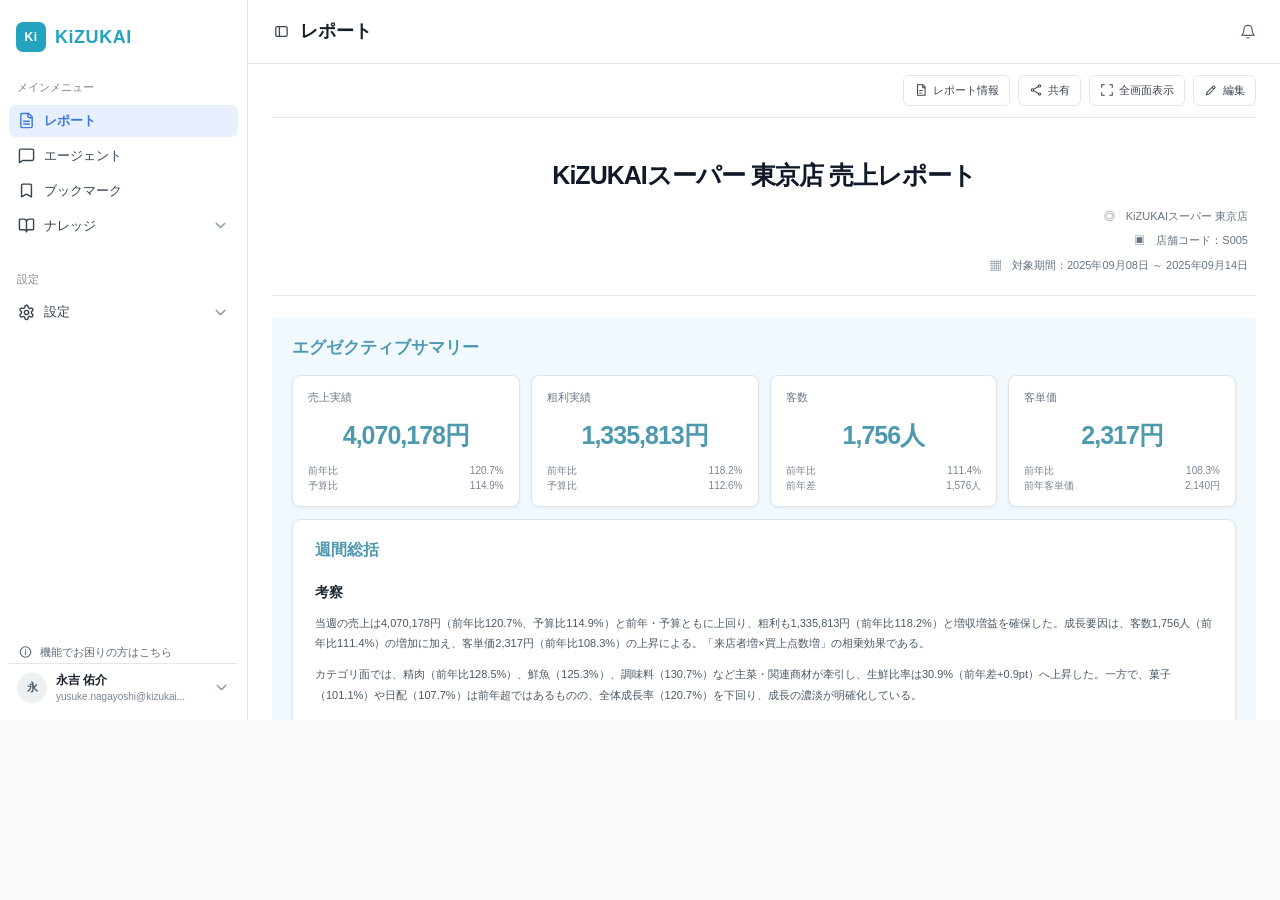
<file: mockups/intelligence-os-report-detail.html>
<!doctype html>
<html lang="ja">
<head><meta charset="utf-8"><meta name="viewport" content="width=1280"><title>レポート詳細</title><link rel="stylesheet" href="intelligence-os-shell.css"></head>
<body>
  <div class="ios-app" data-ios-screen data-ios-title="レポート">
    <div class="report-detail">
        <div class="report-detail-toolbar">
          <button class="ios-btn"><svg viewBox="0 0 24 24" fill="none" stroke="currentColor" stroke-width="1.8" aria-hidden="true"><path d="M6 3h9l4 4v14H6z"/><path d="M15 3v5h5M9 13h6M9 17h4"/></svg>レポート情報</button>
          <button class="ios-btn"><svg viewBox="0 0 24 24" fill="none" stroke="currentColor" stroke-width="1.8" aria-hidden="true"><circle cx="18" cy="5" r="2"/><circle cx="6" cy="12" r="2"/><circle cx="18" cy="19" r="2"/><path d="m8 11 8-5M8 13l8 5"/></svg>共有</button>
          <button class="ios-btn"><svg viewBox="0 0 24 24" fill="none" stroke="currentColor" stroke-width="1.8" aria-hidden="true"><path d="M8 3H3v5M16 3h5v5M21 16v5h-5M3 16v5h5"/></svg>全画面表示</button>
          <button class="ios-btn"><svg viewBox="0 0 24 24" fill="none" stroke="currentColor" stroke-width="1.8" aria-hidden="true"><path d="m4 20 4.3-1 10-10a2.1 2.1 0 0 0-3-3l-10 10zM13.8 7.5l3 3"/></svg>編集</button>
        </div>
      <div class="report-title-block"><h1>KiZUKAIスーパー 東京店 売上レポート</h1><div class="report-meta"><span>◎　KiZUKAIスーパー 東京店</span><span>▣　店舗コード：S005</span><span>▦　対象期間：2025年09月08日 ～ 2025年09月14日</span></div></div>
      <section class="report-executive"><h2>エグゼクティブサマリー</h2><div class="report-summary-kpis"><article class="report-summary-kpi"><label>売上実績</label><b>4,070,178円</b><small><span>前年比</span><span>120.7%</span></small><small><span>予算比</span><span>114.9%</span></small></article><article class="report-summary-kpi"><label>粗利実績</label><b>1,335,813円</b><small><span>前年比</span><span>118.2%</span></small><small><span>予算比</span><span>112.6%</span></small></article><article class="report-summary-kpi"><label>客数</label><b>1,756人</b><small><span>前年比</span><span>111.4%</span></small><small><span>前年差</span><span>1,576人</span></small></article><article class="report-summary-kpi"><label>客単価</label><b>2,317円</b><small><span>前年比</span><span>108.3%</span></small><small><span>前年客単価</span><span>2,140円</span></small></article></div>
        <article class="weekly-summary"><h2>週間総括</h2><h3>考察</h3><p>当週の売上は4,070,178円（前年比120.7%、予算比114.9%）と前年・予算ともに上回り、粗利も1,335,813円（前年比118.2%）と増収増益を確保した。成長要因は、客数1,756人（前年比111.4%）の増加に加え、客単価2,317円（前年比108.3%）の上昇による。「来店者増×買上点数増」の相乗効果である。</p><p>カテゴリ面では、精肉（前年比128.5%）、鮮魚（125.3%）、調味料（130.7%）など主菜・関連商材が牽引し、生鮮比率は30.9%（前年差+0.9pt）へ上昇した。一方で、菓子（101.1%）や日配（107.7%）は前年超ではあるものの、全体成長率（120.7%）を下回り、成長の濃淡が明確化している。</p><p>また、平均最高気温31.0℃と高温が続いたことにより、冷凍食品（128.2%）、酒類（124.0%）など保存・即食系商材が伸長しており、天候要因が売上構造に影響を与えている。</p><h3>示唆</h3><p>当週は「生鮮主導＋関連購買拡大」による数量成長型の好循環が確認された。一方で、カテゴリ間の成長格差が拡大しており、好調カテゴリ依存の構造が見られる。次週は、</p><ol><li>精肉・鮮魚を軸としたクロスMD強化による客単価維持</li><li>菓子・日配の底上げ施策による成長率平準化</li><li>高温継続を前提とした冷凍・飲料・酒類の重点展開</li></ol><p>を重点課題とする。全体として成長基調は明確であり、数量増基調を維持しつつ、伸び率の低いカテゴリの改善が次の安定成長の鍵となる。</p></article>
      </section>
      <div class="report-continued">売上推移</div>
    </div>
  </div>
  <script src="intelligence-os-shell.js"></script>
</body></html>
</file>
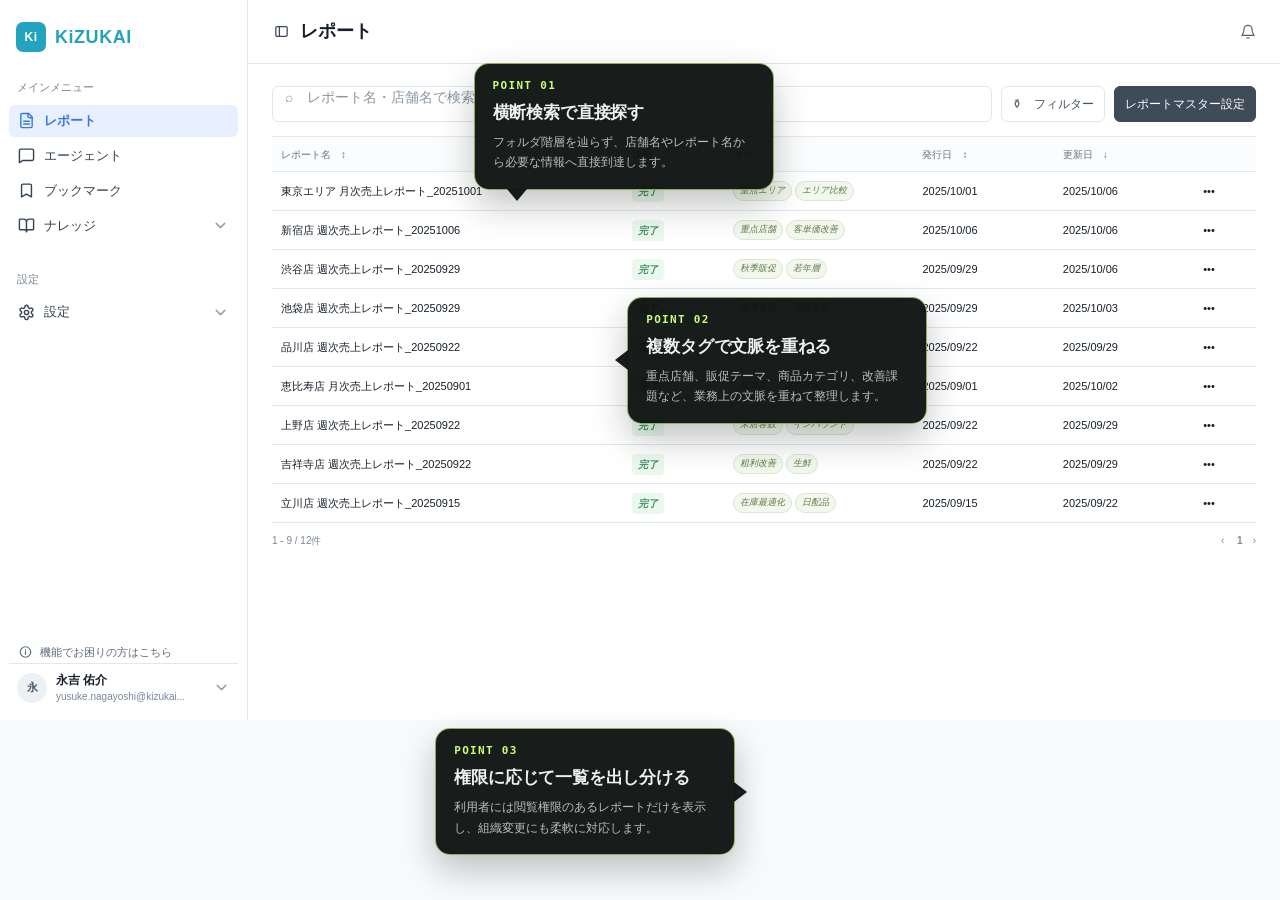
<file: mockups/intelligence-os-report-list-annotated.html>
<!doctype html>
<html lang="ja">
<head>
<meta charset="utf-8">
<meta name="viewport" content="width=device-width,initial-scale=1">
<title>KiZUKAI Intelligence OS — Annotated Report List</title>
<style>
  *{box-sizing:border-box}
  html,body{margin:0;width:100%;height:100%;overflow:hidden;background:#07100c;font-family:ui-sans-serif,system-ui,sans-serif,"Apple Color Emoji","Segoe UI Emoji","Segoe UI Symbol","Noto Color Emoji"}
  .stage{position:relative;width:100vw;height:100vh;overflow:hidden;background:#fff}
  iframe{display:block;width:100%;height:100%;border:0;background:#fff}
  .notes{position:absolute;inset:0;pointer-events:none}
  .note{position:absolute;width:min(340px,22vw);padding:20px 22px 21px;border:1px solid rgba(166,207,104,.82);border-radius:15px;background:rgba(12,16,14,.95);box-shadow:0 15px 35px rgba(13,24,17,.25);color:#eef2ef}
  .note small{display:block;margin-bottom:10px;color:#c9ff78;font:800 11px/1 ui-monospace,SFMono-Regular,Menlo,monospace;letter-spacing:.12em}
  .note b{display:block;margin-bottom:8px;font-size:19px;line-height:1.35;letter-spacing:-.01em}
  .note p{margin:0;color:#b9c0bc;font-size:13px;line-height:1.7}
  .note::after{content:"";position:absolute;width:0;height:0;border-style:solid}
  .note-1{left:39%;top:7%}
  .note-1::after{left:32px;top:100%;border-width:12px 10px 0;border-color:rgba(12,16,14,.95) transparent transparent}
  .note-2{left:51%;top:34%}
  .note-2::after{right:100%;top:50%;transform:translateY(-50%);border-width:10px 13px 10px 0;border-color:transparent rgba(12,16,14,.95) transparent transparent}
  .note-3{left:35%;bottom:7%}
  .note-3::after{left:100%;top:50%;transform:translateY(-50%);border-width:10px 0 10px 13px;border-color:transparent transparent transparent rgba(12,16,14,.95)}
  @media(max-width:1500px){
    .note{width:300px;padding:16px 18px}.note b{font-size:17px}.note p{font-size:12px}
    .note-1{left:37%;top:7%}.note-2{left:49%;top:33%}.note-3{left:34%;bottom:5%}
  }
</style>
</head>
<body>
<main class="stage">
  <iframe src="intelligence-os-report-list.html" title="KiZUKAI Intelligence OS レポート一覧"></iframe>
  <div class="notes" aria-label="設計判断の注釈">
    <section class="note note-1">
      <small>POINT 01</small>
      <b>横断検索で直接探す</b>
      <p>フォルダ階層を辿らず、店舗名やレポート名から必要な情報へ直接到達します。</p>
    </section>
    <section class="note note-2">
      <small>POINT 02</small>
      <b>複数タグで文脈を重ねる</b>
      <p>重点店舗、販促テーマ、商品カテゴリ、改善課題など、業務上の文脈を重ねて整理します。</p>
    </section>
    <section class="note note-3">
      <small>POINT 03</small>
      <b>権限に応じて一覧を出し分ける</b>
      <p>利用者には閲覧権限のあるレポートだけを表示し、組織変更にも柔軟に対応します。</p>
    </section>
  </div>
</main>
</body>
</html>
</file>
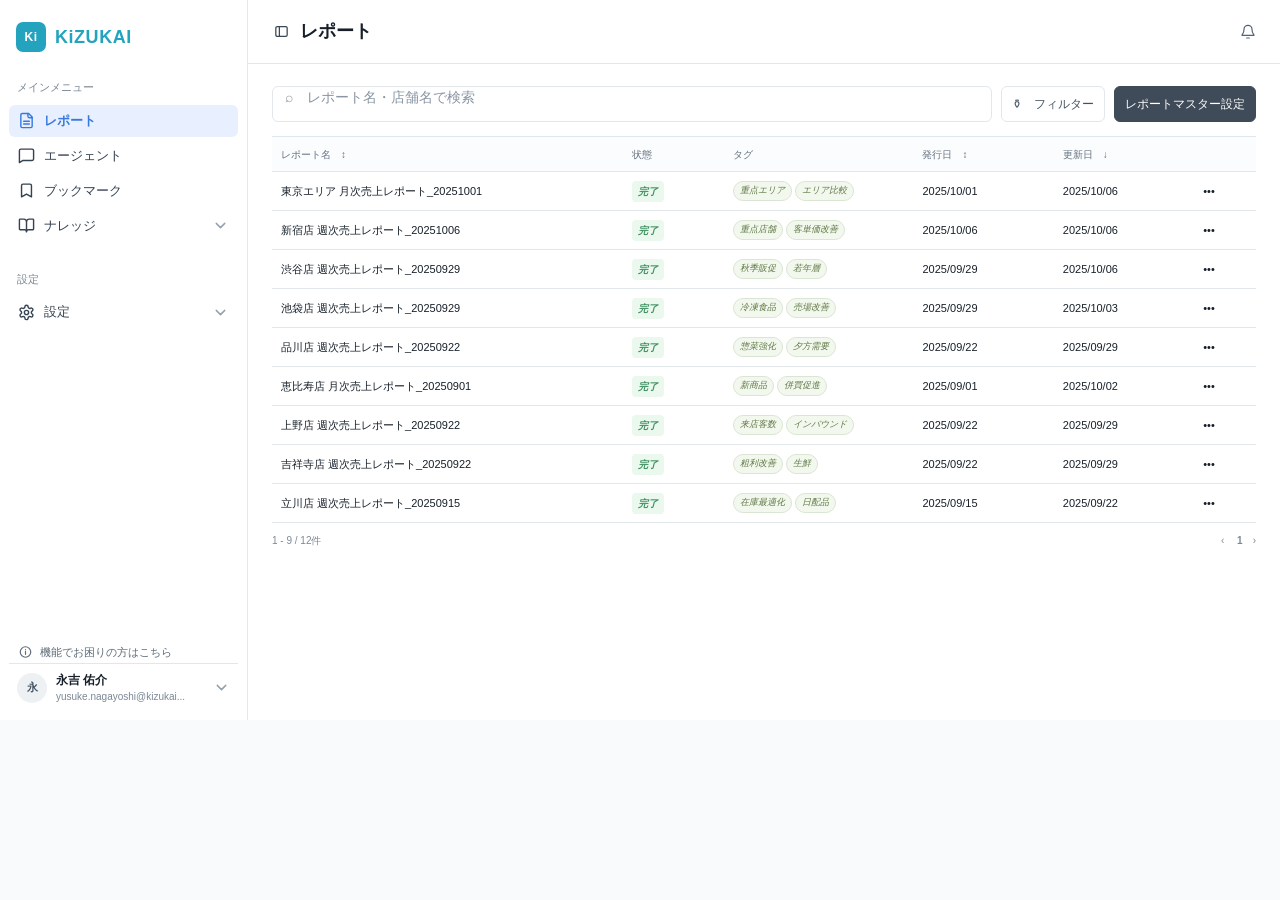
<file: mockups/intelligence-os-report-list.html>
<!doctype html><html lang="ja"><head><meta charset="utf-8"><meta name="viewport" content="width=1280"><title>レポート一覧</title><link rel="stylesheet" href="intelligence-os-shell.css"></head><body><div class="ios-app" data-ios-screen data-ios-title="レポート"><div class="ios-toolbar"><div class="ios-search">⌕　レポート名・店舗名で検索</div><button class="ios-btn">⚱　フィルター</button><button class="ios-btn primary">レポートマスター設定</button></div><section class="ios-table"><div class="ios-tr ios-th"><span>レポート名　↕</span><span>状態</span><span>タグ</span><span>発行日　↕</span><span>更新日　↓</span><span></span></div><div class="ios-tr"><span>東京エリア 月次売上レポート_20251001</span><span><i class="ios-status">完了</i></span><span><i class="ios-tag">重点エリア</i><i class="ios-tag">エリア比較</i></span><span>2025/10/01</span><span>2025/10/06</span><span>•••</span></div><div class="ios-tr"><span>新宿店 週次売上レポート_20251006</span><span><i class="ios-status">完了</i></span><span><i class="ios-tag">重点店舗</i><i class="ios-tag">客単価改善</i></span><span>2025/10/06</span><span>2025/10/06</span><span>•••</span></div><div class="ios-tr"><span>渋谷店 週次売上レポート_20250929</span><span><i class="ios-status">完了</i></span><span><i class="ios-tag">秋季販促</i><i class="ios-tag">若年層</i></span><span>2025/09/29</span><span>2025/10/06</span><span>•••</span></div><div class="ios-tr"><span>池袋店 週次売上レポート_20250929</span><span><i class="ios-status">完了</i></span><span><i class="ios-tag">冷凍食品</i><i class="ios-tag">売場改善</i></span><span>2025/09/29</span><span>2025/10/03</span><span>•••</span></div><div class="ios-tr"><span>品川店 週次売上レポート_20250922</span><span><i class="ios-status">完了</i></span><span><i class="ios-tag">惣菜強化</i><i class="ios-tag">夕方需要</i></span><span>2025/09/22</span><span>2025/09/29</span><span>•••</span></div><div class="ios-tr"><span>恵比寿店 月次売上レポート_20250901</span><span><i class="ios-status">完了</i></span><span><i class="ios-tag">新商品</i><i class="ios-tag">併買促進</i></span><span>2025/09/01</span><span>2025/10/02</span><span>•••</span></div><div class="ios-tr"><span>上野店 週次売上レポート_20250922</span><span><i class="ios-status">完了</i></span><span><i class="ios-tag">来店客数</i><i class="ios-tag">インバウンド</i></span><span>2025/09/22</span><span>2025/09/29</span><span>•••</span></div><div class="ios-tr"><span>吉祥寺店 週次売上レポート_20250922</span><span><i class="ios-status">完了</i></span><span><i class="ios-tag">粗利改善</i><i class="ios-tag">生鮮</i></span><span>2025/09/22</span><span>2025/09/29</span><span>•••</span></div><div class="ios-tr"><span>立川店 週次売上レポート_20250915</span><span><i class="ios-status">完了</i></span><span><i class="ios-tag">在庫最適化</i><i class="ios-tag">日配品</i></span><span>2025/09/15</span><span>2025/09/22</span><span>•••</span></div></section><footer class="ios-footer">1 - 9 / 12件 <span class="ios-pagination">‹　 <b>1</b>　›</span></footer></div><script src="intelligence-os-shell.js"></script></body></html>
</file>
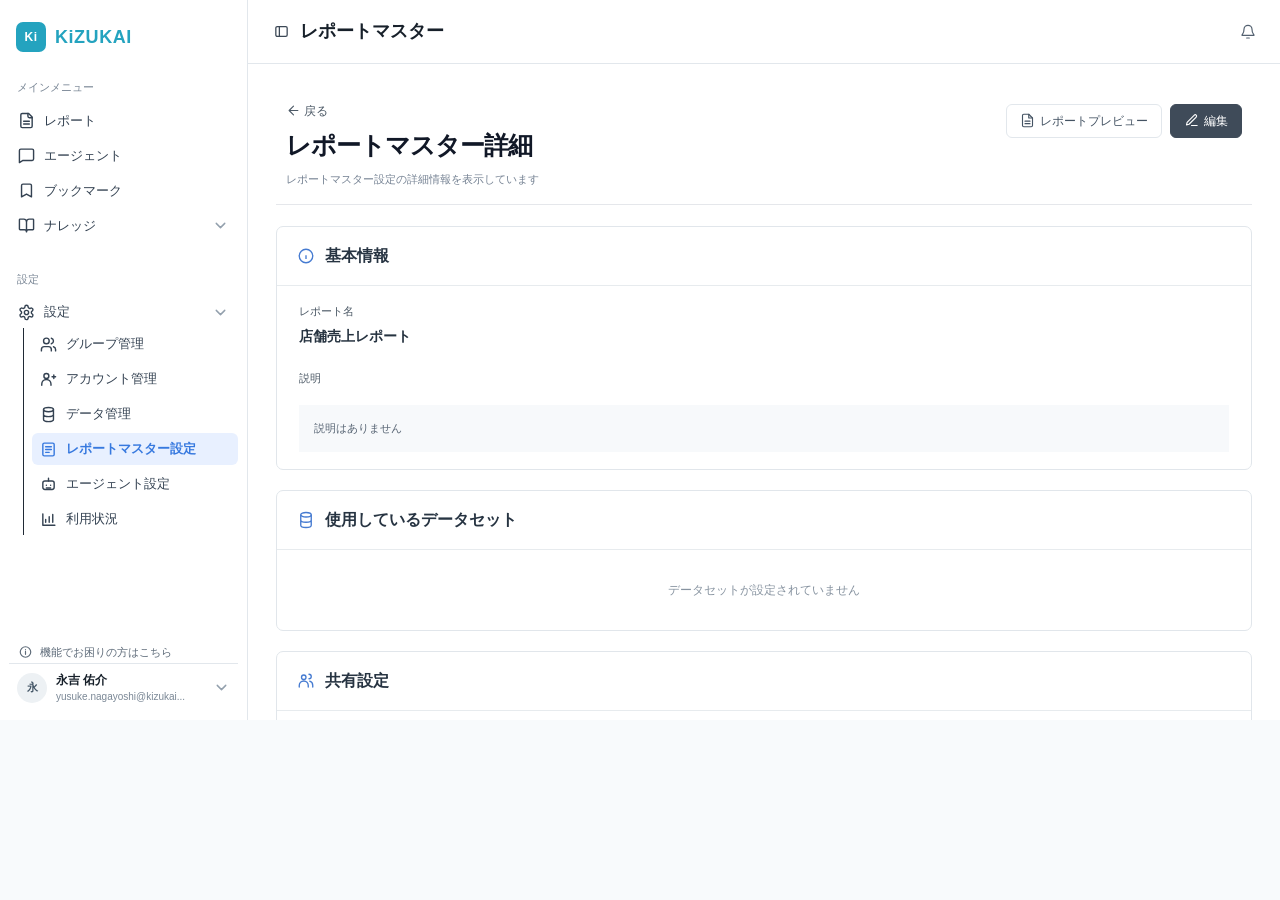
<file: mockups/intelligence-os-report-master.html>
<!doctype html>
<html lang="ja">
<head><meta charset="utf-8"><meta name="viewport" content="width=1280"><title>レポートマスター詳細</title><link rel="stylesheet" href="intelligence-os-shell.css"></head>
<body>
  <div class="ios-app" data-ios-screen data-ios-title="レポートマスター">
    <div class="report-master-detail">
      <header class="master-heading">
        <div><div class="master-back"><svg viewBox="0 0 24 24" fill="none" stroke="currentColor" stroke-width="1.8" stroke-linecap="round" stroke-linejoin="round"><path d="M19 12H5M12 19l-7-7 7-7"/></svg>戻る</div><h1>レポートマスター詳細</h1><p>レポートマスター設定の詳細情報を表示しています</p></div>
        <div class="master-actions"><button class="ios-btn"><svg viewBox="0 0 24 24" fill="none" stroke="currentColor" stroke-width="1.8" stroke-linecap="round" stroke-linejoin="round"><path d="M14 2H6a2 2 0 0 0-2 2v16a2 2 0 0 0 2 2h12a2 2 0 0 0 2-2V8z"/><path d="M14 2v6h6M8 13h8M8 17h8"/></svg>レポートプレビュー</button><button class="ios-btn primary"><svg viewBox="0 0 24 24" fill="none" stroke="currentColor" stroke-width="1.8" stroke-linecap="round" stroke-linejoin="round"><path d="M12 20h9"/><path d="M16.5 3.5a2.1 2.1 0 0 1 3 3L8 18l-4 1 1-4z"/></svg>編集</button></div>
      </header>
      <main class="master-sections">
        <section class="master-card"><h2><span><svg viewBox="0 0 24 24" fill="none" stroke="currentColor" stroke-width="1.8"><circle cx="12" cy="12" r="9"/><path d="M12 11v5M12 8h.01"/></svg></span>基本情報</h2><div class="master-content"><span class="master-label">レポート名</span><strong class="master-value">店舗売上レポート</strong><span class="master-label" style="margin-top:23px">説明</span><div class="master-description">説明はありません</div></div></section>
        <section class="master-card"><h2><span><svg viewBox="0 0 24 24" fill="none" stroke="currentColor" stroke-width="1.8"><ellipse cx="12" cy="5" rx="7" ry="3"/><path d="M5 5v7c0 1.7 3.1 3 7 3s7-1.3 7-3V5M5 12v7c0 1.7 3.1 3 7 3s7-1.3 7-3v-7"/></svg></span>使用しているデータセット</h2><div class="master-empty">データセットが設定されていません</div></section>
        <section class="master-card"><h2><span><svg viewBox="0 0 24 24" fill="none" stroke="currentColor" stroke-width="1.8" stroke-linecap="round"><circle cx="9" cy="7" r="3"/><path d="M3 20v-2a6 6 0 0 1 12 0v2M16 3a3 3 0 0 1 0 6M21 20v-2a6 6 0 0 0-4-5.7"/></svg></span>共有設定</h2><div class="master-content"><div class="master-roles"><div class="master-role"><i>デ</i>デモ実施者<button>閲覧</button></div><div class="master-role"><i>管</i>管理者<button>編集</button></div></div></div></section>
        <section class="master-card"><h2><span><svg viewBox="0 0 24 24" fill="none" stroke="currentColor" stroke-width="1.8" stroke-linejoin="round"><path d="M20 13 11 22l-9-9V4h9z"/><circle cx="7" cy="9" r="1"/></svg></span>タグ</h2><div class="master-empty">タグが設定されていません</div></section>
        <section class="master-card"><h2><span><svg viewBox="0 0 24 24" fill="none" stroke="currentColor" stroke-width="1.8" stroke-linecap="round"><rect x="3" y="5" width="18" height="16" rx="2"/><path d="M16 3v4M8 3v4M3 10h18"/></svg></span>配信スケジュール</h2><div class="master-schedule"><b>毎週月曜日</b><p>※ 配信スケジュールはシステムにより自動設定されています</p></div></section>
      </main>
    </div>
  </div>
  <script src="intelligence-os-shell.js"></script>
</body></html>
</file>
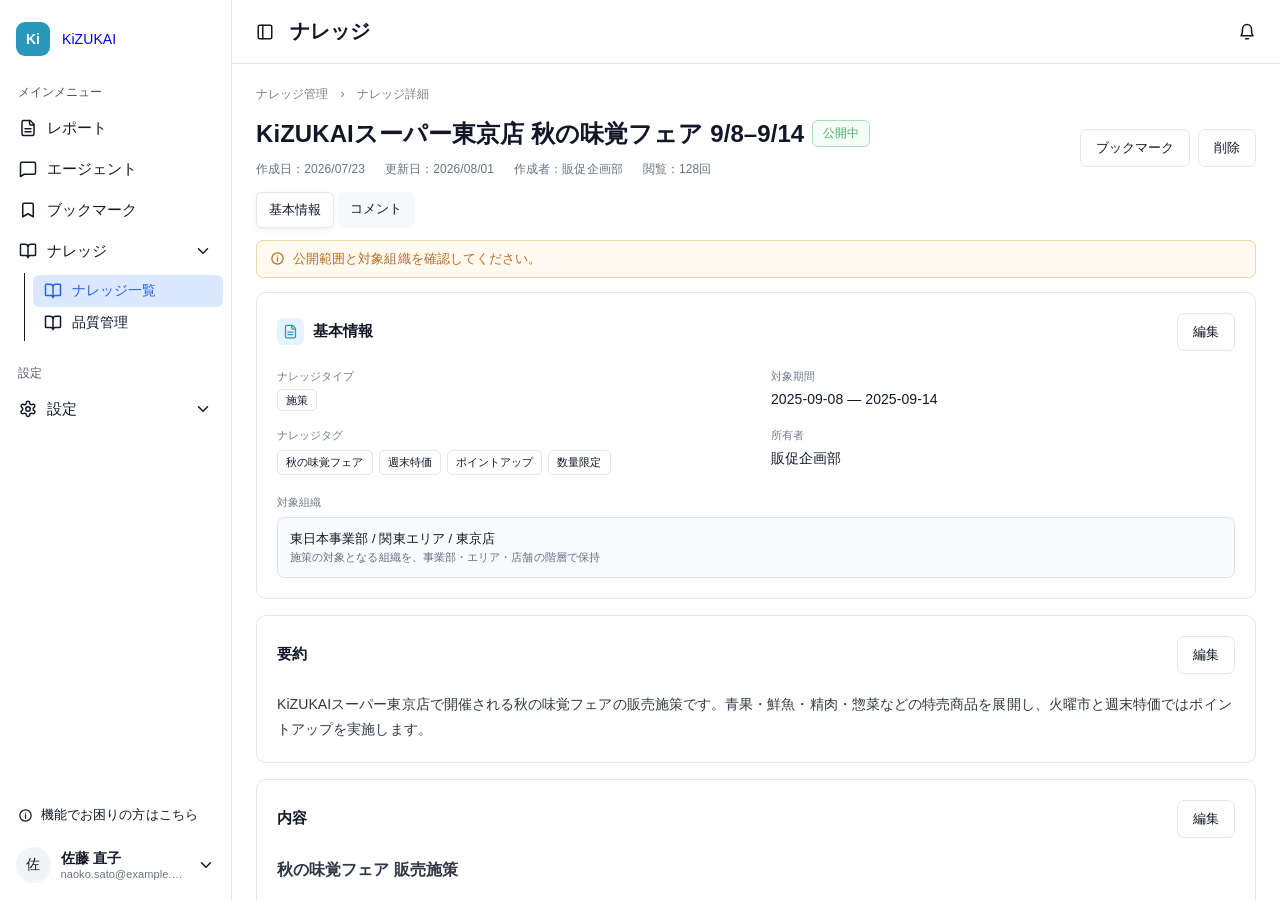
<file: mockups/knowledge-renewal-access-detail.html>
<!doctype html><html lang="ja"><head><meta charset="utf-8"><meta name="viewport" content="width=device-width,initial-scale=1"><title>Knowledge Renewal — Access Settings</title><link rel="stylesheet" href="./knowledge-renewal-access.css"><script defer src="./kizukai-navigation.js"></script></head><body>
<svg class="sprite" aria-hidden="true"><symbol id="i-file" viewBox="0 0 24 24"><path d="M15 2H6a2 2 0 0 0-2 2v16a2 2 0 0 0 2 2h12a2 2 0 0 0 2-2V7Z"/><path d="M14 2v4a2 2 0 0 0 2 2h4"/><path d="M8 13h8M8 17h8"/></symbol><symbol id="i-message" viewBox="0 0 24 24"><path d="M22 17a2 2 0 0 1-2 2H7l-5 3V5a2 2 0 0 1 2-2h16a2 2 0 0 1 2 2z"/></symbol><symbol id="i-bookmark" viewBox="0 0 24 24"><path d="m19 21-7-4-7 4V5a2 2 0 0 1 2-2h10a2 2 0 0 1 2 2z"/></symbol><symbol id="i-book" viewBox="0 0 24 24"><path d="M12 7v14M3 18a1 1 0 0 1-1-1V4a1 1 0 0 1 1-1h5a4 4 0 0 1 4 4 4 4 0 0 1 4-4h5a1 1 0 0 1 1 1v13a1 1 0 0 1-1 1h-6a3 3 0 0 0-3 3 3 3 0 0 0-3-3z"/></symbol><symbol id="i-settings" viewBox="0 0 24 24"><path d="M9.7 4.1a2.3 2.3 0 0 1 4.6 0 2.3 2.3 0 0 0 3.3 1.9 2.3 2.3 0 0 1 2.3 4 2.3 2.3 0 0 0 0 3.9 2.3 2.3 0 0 1-2.3 4 2.3 2.3 0 0 0-3.3 1.9 2.3 2.3 0 0 1-4.6 0 2.3 2.3 0 0 0-3.4-1.9 2.3 2.3 0 0 1-2.3-4 2.3 2.3 0 0 0 0-3.9 2.3 2.3 0 0 1 2.3-4 2.3 2.3 0 0 0 3.4-1.9"/><circle cx="12" cy="12" r="3"/></symbol><symbol id="i-down" viewBox="0 0 24 24"><path d="m6 9 6 6 6-6"/></symbol><symbol id="i-panel" viewBox="0 0 24 24"><rect width="18" height="18" x="3" y="3" rx="2"/><path d="M9 3v18"/></symbol><symbol id="i-bell" viewBox="0 0 24 24"><path d="M10 21h4M4 17h16c-2-2-2-5-2-9A6 6 0 0 0 6 8c0 4 0 7-2 9Z"/></symbol><symbol id="i-search" viewBox="0 0 24 24"><circle cx="11" cy="11" r="8"/><path d="m21 21-4.3-4.3"/></symbol><symbol id="i-info" viewBox="0 0 24 24"><circle cx="12" cy="12" r="9"/><path d="M12 11v5M12 8h.01"/></symbol></svg>
<div class="app"><aside class="sidebar"><a class="brand"><span class="brand-mark">Ki</span><img src="https://app.kizukai.com/kizukai-logo.svg" alt="KiZUKAI"></a><div class="nav-label">メインメニュー</div><nav class="nav-list"><a class="nav-item"><svg class="icon"><use href="#i-file"/></svg>レポート</a><a class="nav-item"><svg class="icon"><use href="#i-message"/></svg>エージェント</a><a class="nav-item"><svg class="icon"><use href="#i-bookmark"/></svg>ブックマーク</a><div class="nav-item"><svg class="icon"><use href="#i-book"/></svg>ナレッジ<svg class="icon chevron" style="transform:rotate(180deg)"><use href="#i-down"/></svg></div><div class="subnav"><a class="nav-item active"><svg class="icon"><use href="#i-book"/></svg>ナレッジ一覧</a><a class="nav-item"><svg class="icon"><use href="#i-book"/></svg>品質管理</a></div></nav><div class="settings"><div class="nav-label">設定</div><div class="nav-item"><svg class="icon"><use href="#i-settings"/></svg>設定<svg class="icon chevron"><use href="#i-down"/></svg></div></div><div class="help"><svg class="icon sm"><use href="#i-info"/></svg>機能でお困りの方はこちら</div><div class="account"><div class="avatar">佐</div><div class="account-copy"><strong>佐藤 直子</strong><span>naoko.sato@example.com</span></div><svg class="icon chevron"><use href="#i-down"/></svg></div></aside>
<div class="shell"><header class="topbar"><svg class="icon"><use href="#i-panel"/></svg><h2>ナレッジ</h2><svg class="icon bell"><use href="#i-bell"/></svg></header><main class="main detail-main"><div class="page detail-page"><div class="breadcrumb">ナレッジ管理　›　ナレッジ詳細</div><section class="detail-head"><div class="detail-title"><h1>KiZUKAIスーパー東京店 秋の味覚フェア 9/8–9/14</h1><span class="public">公開中</span></div><div class="head-actions"><button class="button">ブックマーク</button><button class="button">削除</button></div><div class="meta"><span>作成日：2026/07/23</span><span>更新日：2026/08/01</span><span>作成者：販促企画部</span><span>閲覧：128回</span></div></section><div class="tabs"><span class="tab active">基本情報</span><span class="tab">コメント</span></div><div class="alert"><svg class="icon sm"><use href="#i-info"/></svg>公開範囲と対象組織を確認してください。</div>
<div class="detail-stack"><section class="card"><header class="card-head"><span class="card-icon"><svg class="icon sm"><use href="#i-file"/></svg></span>基本情報<button class="button actions">編集</button></header><div class="info-grid"><div><div class="field-label">ナレッジタイプ</div><div class="value"><span class="chip">施策</span></div></div><div><div class="field-label">対象期間</div><div class="value">2025-09-08 — 2025-09-14</div></div><div><div class="field-label">ナレッジタグ</div><div class="chips"><span class="chip">秋の味覚フェア</span><span class="chip">週末特価</span><span class="chip">ポイントアップ</span><span class="chip">数量限定</span></div></div><div><div class="field-label">所有者</div><div class="value">販促企画部</div></div><div class="org-field"><div class="field-label">対象組織</div><div class="org-box"><strong>東日本事業部 / 関東エリア / 東京店</strong><span>施策の対象となる組織を、事業部・エリア・店舗の階層で保持</span></div></div></div></section>
<section class="card"><header class="card-head">要約<button class="button actions">編集</button></header><p class="summary-copy">KiZUKAIスーパー東京店で開催される秋の味覚フェアの販売施策です。青果・鮮魚・精肉・惣菜などの特売商品を展開し、火曜市と週末特価ではポイントアップを実施します。</p></section>
<section class="card"><header class="card-head">内容<button class="button actions">編集</button></header><div class="content-copy"><h3>秋の味覚フェア 販売施策</h3><h4>実施期間</h4><p>2025年9月8日（月）〜9月14日（日）</p><h4>主要施策</h4><ul><li>火曜市：店内全品ポイント5倍</li><li>週末特価：店内全品ポイント10倍</li><li>数量限定の青果・鮮魚・惣菜を展開</li></ul></div></section>
<section class="card source-card"><header class="card-head"><span class="card-icon"><svg class="icon sm"><use href="#i-file"/></svg></span>元ファイルプレビュー</header><div class="source-line"><span class="file-tile"><svg class="icon"><use href="#i-file"/></svg></span><div><strong>販促チラシ_KiZUKAIスーパー_東京店_20250908.png</strong><small>元ファイル</small></div></div><div class="flyer-preview"><div><b>秋の味覚フェア</b><span>毎日がお買得！</span></div><div class="flyer-grid"><i>青果</i><i>鮮魚</i><i>精肉</i><i>惣菜</i><i>ベーカリー</i><i>乳製品</i></div></div><a class="open-file">新しいタブで開く ↗</a></section>
<section class="card publish-card full"><header class="card-head"><span class="card-icon">◎</span>公開設定<div class="actions"><button class="button">キャンセル</button><button class="button blue">保存</button></div></header><div class="publish-row"><span class="switch"></span><strong>全員に公開</strong><small style="margin-left:auto;color:#667085">OFF</small></div><div class="scope-tools"><div class="search"><svg class="icon sm"><use href="#i-search"/></svg>名前で検索</div><div class="select">すべて<svg class="icon chevron"><use href="#i-down"/></svg></div></div><div class="scope-list"><label class="scope-item"><input type="checkbox" checked><span><strong>東日本事業部</strong><small>事業部</small></span><span class="pill">12組織</span></label><label class="scope-item"><input type="checkbox" checked><span><strong>関東エリアマネージャー</strong><small>グループ</small></span><span class="pill">8名</span></label><label class="scope-item"><input type="checkbox" checked><span><strong>東京店</strong><small>店舗</small></span><span class="pill">24名</span></label><label class="scope-item"><input type="checkbox"><span><strong>販促企画部</strong><small>グループ</small></span><span class="pill">6名</span></label></div></section></div></div></main></div></div></body></html>
</file>
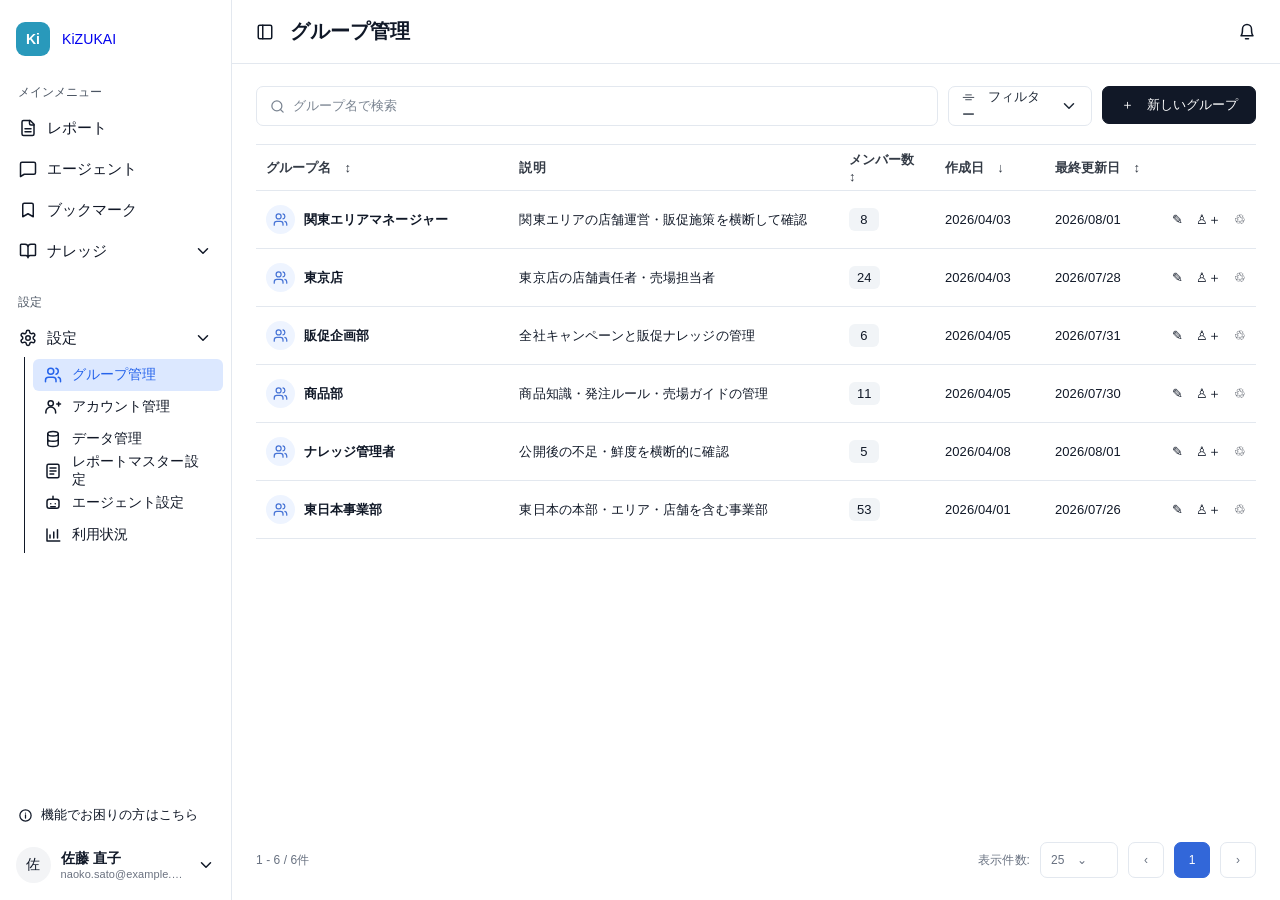
<file: mockups/knowledge-renewal-access-groups.html>
<!doctype html><html lang="ja"><head><meta charset="utf-8"><meta name="viewport" content="width=device-width,initial-scale=1"><title>Knowledge Renewal — Group Management</title><link rel="stylesheet" href="./knowledge-renewal-access.css"><script defer src="./kizukai-navigation.js"></script></head><body>
<svg class="sprite" aria-hidden="true"><symbol id="i-file" viewBox="0 0 24 24"><path d="M15 2H6a2 2 0 0 0-2 2v16a2 2 0 0 0 2 2h12a2 2 0 0 0 2-2V7Z"/><path d="M14 2v4a2 2 0 0 0 2 2h4"/><path d="M8 13h8M8 17h8"/></symbol><symbol id="i-message" viewBox="0 0 24 24"><path d="M22 17a2 2 0 0 1-2 2H7l-5 3V5a2 2 0 0 1 2-2h16a2 2 0 0 1 2 2z"/></symbol><symbol id="i-bookmark" viewBox="0 0 24 24"><path d="m19 21-7-4-7 4V5a2 2 0 0 1 2-2h10a2 2 0 0 1 2 2z"/></symbol><symbol id="i-book" viewBox="0 0 24 24"><path d="M12 7v14M3 18a1 1 0 0 1-1-1V4a1 1 0 0 1 1-1h5a4 4 0 0 1 4 4 4 4 0 0 1 4-4h5a1 1 0 0 1 1 1v13a1 1 0 0 1-1 1h-6a3 3 0 0 0-3 3 3 3 0 0 0-3-3z"/></symbol><symbol id="i-settings" viewBox="0 0 24 24"><path d="M9.7 4.1a2.3 2.3 0 0 1 4.6 0 2.3 2.3 0 0 0 3.3 1.9 2.3 2.3 0 0 1 2.3 4 2.3 2.3 0 0 0 0 3.9 2.3 2.3 0 0 1-2.3 4 2.3 2.3 0 0 0-3.3 1.9 2.3 2.3 0 0 1-4.6 0 2.3 2.3 0 0 0-3.4-1.9 2.3 2.3 0 0 1-2.3-4 2.3 2.3 0 0 0 0-3.9 2.3 2.3 0 0 1 2.3-4 2.3 2.3 0 0 0 3.4-1.9"/><circle cx="12" cy="12" r="3"/></symbol><symbol id="i-down" viewBox="0 0 24 24"><path d="m6 9 6 6 6-6"/></symbol><symbol id="i-panel" viewBox="0 0 24 24"><rect width="18" height="18" x="3" y="3" rx="2"/><path d="M9 3v18"/></symbol><symbol id="i-bell" viewBox="0 0 24 24"><path d="M10 21h4M4 17h16c-2-2-2-5-2-9A6 6 0 0 0 6 8c0 4 0 7-2 9Z"/></symbol><symbol id="i-search" viewBox="0 0 24 24"><circle cx="11" cy="11" r="8"/><path d="m21 21-4.3-4.3"/></symbol><symbol id="i-info" viewBox="0 0 24 24"><circle cx="12" cy="12" r="9"/><path d="M12 11v5M12 8h.01"/></symbol><symbol id="i-users" viewBox="0 0 24 24"><path d="M16 21v-2a4 4 0 0 0-4-4H6a4 4 0 0 0-4 4v2"/><circle cx="9" cy="7" r="4"/><path d="M22 21v-2a4 4 0 0 0-3-3.87M16 3.13a4 4 0 0 1 0 7.75"/></symbol></svg>
<div class="app"><aside class="sidebar"><a class="brand"><span class="brand-mark">Ki</span><img src="https://app.kizukai.com/kizukai-logo.svg" alt="KiZUKAI"></a><div class="nav-label">メインメニュー</div><nav class="nav-list"><a class="nav-item"><svg class="icon"><use href="#i-file"/></svg>レポート</a><a class="nav-item"><svg class="icon"><use href="#i-message"/></svg>エージェント</a><a class="nav-item"><svg class="icon"><use href="#i-bookmark"/></svg>ブックマーク</a><div class="nav-item"><svg class="icon"><use href="#i-book"/></svg>ナレッジ<svg class="icon chevron"><use href="#i-down"/></svg></div></nav><div class="settings"><div class="nav-label">設定</div><div class="nav-item"><svg class="icon"><use href="#i-settings"/></svg>設定<svg class="icon chevron" style="transform:rotate(180deg)"><use href="#i-down"/></svg></div><div class="subnav"><a class="nav-item active"><svg class="icon"><use href="#i-users"/></svg>グループ管理</a><a class="nav-item">⌘　アカウント管理</a><a class="nav-item">▣　データ管理</a><a class="nav-item">◉　レポートマスター設定</a><a class="nav-item">▤　エージェント設定</a><a class="nav-item">⌁　利用状況</a></div></div><div class="help"><svg class="icon sm"><use href="#i-info"/></svg>機能でお困りの方はこちら</div><div class="account"><div class="avatar">佐</div><div class="account-copy"><strong>佐藤 直子</strong><span>naoko.sato@example.com</span></div><svg class="icon chevron"><use href="#i-down"/></svg></div></aside>
<div class="shell"><header class="topbar"><svg class="icon"><use href="#i-panel"/></svg><h2>グループ管理</h2><svg class="icon bell"><use href="#i-bell"/></svg></header><main class="main"><div class="page group-page"><div class="group-toolbar"><div class="group-search"><svg class="icon sm"><use href="#i-search"/></svg>グループ名で検索</div><div class="group-filter">⌯　フィルター<svg class="icon chevron"><use href="#i-down"/></svg></div><button class="button primary">＋　新しいグループ</button></div><div class="group-table"><div class="group-row head"><div>グループ名　↕</div><div>説明</div><div>メンバー数　↕</div><div>作成日　↓</div><div>最終更新日　↕</div><div></div></div><div class="group-row"><div class="group-name"><span class="round-icon"><svg class="icon sm"><use href="#i-users"/></svg></span><strong>関東エリアマネージャー</strong></div><div>関東エリアの店舗運営・販促施策を横断して確認</div><div><span class="count">8</span></div><div>2026/04/03</div><div>2026/08/01</div><div class="row-actions">✎　♙＋　♲</div></div><div class="group-row"><div class="group-name"><span class="round-icon"><svg class="icon sm"><use href="#i-users"/></svg></span><strong>東京店</strong></div><div>東京店の店舗責任者・売場担当者</div><div><span class="count">24</span></div><div>2026/04/03</div><div>2026/07/28</div><div class="row-actions">✎　♙＋　♲</div></div><div class="group-row"><div class="group-name"><span class="round-icon"><svg class="icon sm"><use href="#i-users"/></svg></span><strong>販促企画部</strong></div><div>全社キャンペーンと販促ナレッジの管理</div><div><span class="count">6</span></div><div>2026/04/05</div><div>2026/07/31</div><div class="row-actions">✎　♙＋　♲</div></div><div class="group-row"><div class="group-name"><span class="round-icon"><svg class="icon sm"><use href="#i-users"/></svg></span><strong>商品部</strong></div><div>商品知識・発注ルール・売場ガイドの管理</div><div><span class="count">11</span></div><div>2026/04/05</div><div>2026/07/30</div><div class="row-actions">✎　♙＋　♲</div></div><div class="group-row"><div class="group-name"><span class="round-icon"><svg class="icon sm"><use href="#i-users"/></svg></span><strong>ナレッジ管理者</strong></div><div>公開後の不足・鮮度を横断的に確認</div><div><span class="count">5</span></div><div>2026/04/08</div><div>2026/08/01</div><div class="row-actions">✎　♙＋　♲</div></div><div class="group-row"><div class="group-name"><span class="round-icon"><svg class="icon sm"><use href="#i-users"/></svg></span><strong>東日本事業部</strong></div><div>東日本の本部・エリア・店舗を含む事業部</div><div><span class="count">53</span></div><div>2026/04/01</div><div>2026/07/26</div><div class="row-actions">✎　♙＋　♲</div></div></div><div class="table-pagination"><span>1 - 6 / 6件</span><div class="right"><span>表示件数:</span><span class="fake-select">25　⌄</span><span class="pager">‹</span><span class="pager current">1</span><span class="pager">›</span></div></div></div></main></div></div></body></html>
</file>
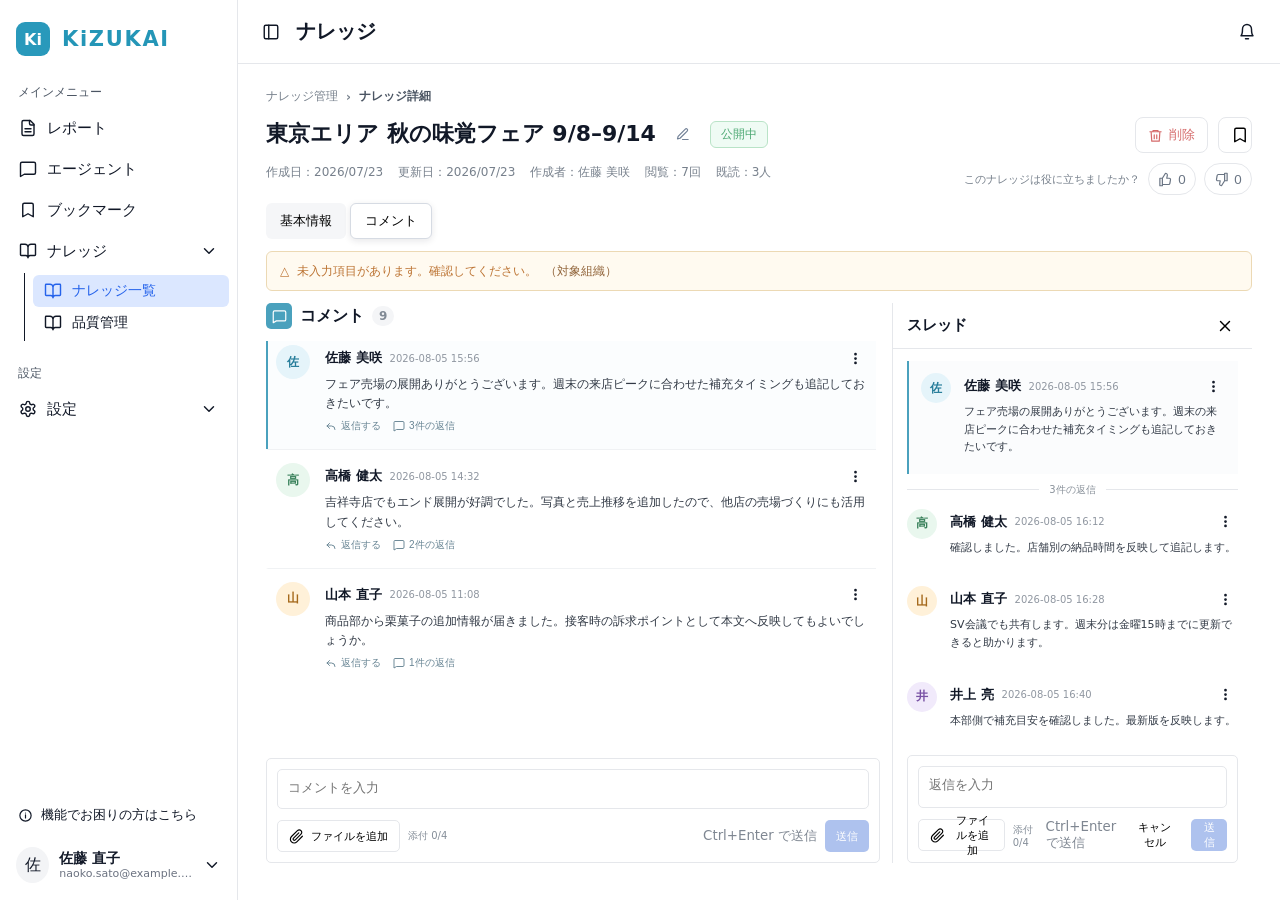
<file: mockups/knowledge-renewal-comments.html>
<!doctype html>
<html lang="ja">
<head>
  <meta charset="utf-8">
  <meta name="viewport" content="width=device-width,initial-scale=1">
  <title>Knowledge Renewal — Comments Mock</title>
  <script defer src="./kizukai-navigation.js"></script>
  <link rel="stylesheet" href="./knowledge-renewal-comments.css">
</head>
<body>
  <svg class="sprite" aria-hidden="true">
    <symbol id="i-file" viewBox="0 0 24 24"><path d="M15 2H6a2 2 0 0 0-2 2v16a2 2 0 0 0 2 2h12a2 2 0 0 0 2-2V7Z"/><path d="M14 2v4a2 2 0 0 0 2 2h4"/><path d="M8 13h8M8 17h8"/></symbol>
    <symbol id="i-message" viewBox="0 0 24 24"><path d="M22 17a2 2 0 0 1-2 2H7l-5 3V5a2 2 0 0 1 2-2h16a2 2 0 0 1 2 2z"/></symbol>
    <symbol id="i-bookmark" viewBox="0 0 24 24"><path d="m19 21-7-4-7 4V5a2 2 0 0 1 2-2h10a2 2 0 0 1 2 2z"/></symbol>
    <symbol id="i-book" viewBox="0 0 24 24"><path d="M12 7v14M3 18a1 1 0 0 1-1-1V4a1 1 0 0 1 1-1h5a4 4 0 0 1 4 4 4 4 0 0 1 4-4h5a1 1 0 0 1 1 1v13a1 1 0 0 1-1 1h-6a3 3 0 0 0-3 3 3 3 0 0 0-3-3z"/></symbol>
    <symbol id="i-settings" viewBox="0 0 24 24"><path d="M9.7 4.1a2.3 2.3 0 0 1 4.6 0 2.3 2.3 0 0 0 3.3 1.9 2.3 2.3 0 0 1 2.3 4 2.3 2.3 0 0 0 0 3.9 2.3 2.3 0 0 1-2.3 4 2.3 2.3 0 0 0-3.3 1.9 2.3 2.3 0 0 1-4.6 0 2.3 2.3 0 0 0-3.4-1.9 2.3 2.3 0 0 1-2.3-4 2.3 2.3 0 0 0 0-3.9 2.3 2.3 0 0 1 2.3-4 2.3 2.3 0 0 0 3.4-1.9"/><circle cx="12" cy="12" r="3"/></symbol>
    <symbol id="i-down" viewBox="0 0 24 24"><path d="m6 9 6 6 6-6"/></symbol>
    <symbol id="i-panel" viewBox="0 0 24 24"><rect width="18" height="18" x="3" y="3" rx="2"/><path d="M9 3v18"/></symbol>
    <symbol id="i-bell" viewBox="0 0 24 24"><path d="M10 21h4M4 17h16c-2-2-2-5-2-9A6 6 0 0 0 6 8c0 4 0 7-2 9Z"/></symbol>
    <symbol id="i-info" viewBox="0 0 24 24"><circle cx="12" cy="12" r="9"/><path d="M12 11v5M12 8h.01"/></symbol>
    <symbol id="i-edit" viewBox="0 0 24 24"><path d="M12 20h9"/><path d="M16.5 3.5a2.1 2.1 0 0 1 3 3L8 18l-4 1 1-4Z"/></symbol>
    <symbol id="i-trash" viewBox="0 0 24 24"><path d="M3 6h18M8 6V4h8v2M19 6l-1 15H6L5 6M10 11v6M14 11v6"/></symbol>
    <symbol id="i-thumb" viewBox="0 0 24 24"><path d="M7 10v12H3V10h4ZM7 20h10a2 2 0 0 0 2-1.7l1-6A2 2 0 0 0 18 10h-4l1-5a3 3 0 0 0-3-3l-5 8"/></symbol>
    <symbol id="i-paperclip" viewBox="0 0 24 24"><path d="m21.4 11.6-8.9 8.9a6 6 0 0 1-8.5-8.5l9.5-9.5a4 4 0 0 1 5.7 5.7l-9.5 9.5a2 2 0 0 1-2.8-2.8l8.8-8.8"/></symbol>
    <symbol id="i-more" viewBox="0 0 24 24"><circle cx="12" cy="5" r="1"/><circle cx="12" cy="12" r="1"/><circle cx="12" cy="19" r="1"/></symbol>
    <symbol id="i-close" viewBox="0 0 24 24"><path d="m6 6 12 12M18 6 6 18"/></symbol>
    <symbol id="i-reply" viewBox="0 0 24 24"><path d="m9 17-5-5 5-5M4 12h9a7 7 0 0 1 7 7"/></symbol>
  </svg>

  <div class="app">
    <aside class="sidebar">
      <a class="brand"><span class="brand-mark">Ki</span><span class="wordmark">KiZUKAI</span></a>
      <div class="nav-label">メインメニュー</div>
      <nav class="nav-list">
        <a class="nav-item"><svg class="icon"><use href="#i-file"/></svg>レポート</a>
        <a class="nav-item"><svg class="icon"><use href="#i-message"/></svg>エージェント</a>
        <a class="nav-item"><svg class="icon"><use href="#i-bookmark"/></svg>ブックマーク</a>
        <div class="nav-item"><svg class="icon"><use href="#i-book"/></svg>ナレッジ<svg class="icon chevron open"><use href="#i-down"/></svg></div>
        <div class="subnav"><a class="nav-item active"><svg class="icon"><use href="#i-book"/></svg>ナレッジ一覧</a><a class="nav-item"><svg class="icon"><use href="#i-book"/></svg>品質管理</a></div>
      </nav>
      <div class="settings"><div class="nav-label">設定</div><div class="nav-item"><svg class="icon"><use href="#i-settings"/></svg>設定<svg class="icon chevron"><use href="#i-down"/></svg></div></div>
      <div class="help"><svg class="icon sm"><use href="#i-info"/></svg>機能でお困りの方はこちら</div>
      <div class="account"><div class="avatar">佐</div><div class="account-copy"><strong>佐藤 美咲</strong><span>misaki.sato@example.com</span></div><svg class="icon chevron"><use href="#i-down"/></svg></div>
    </aside>

    <div class="shell">
      <header class="topbar"><svg class="icon"><use href="#i-panel"/></svg><h2>ナレッジ</h2><svg class="icon bell"><use href="#i-bell"/></svg></header>
      <main class="main">
        <div class="breadcrumb"><span>ナレッジ管理</span><b>›</b><strong>ナレッジ詳細</strong></div>
        <section class="detail-header">
          <div class="title-row"><h1>東京エリア 秋の味覚フェア 9/8–9/14</h1><button class="icon-button"><svg class="icon sm"><use href="#i-edit"/></svg></button><span class="public">公開中</span></div>
          <div class="header-actions"><button class="danger"><svg class="icon sm"><use href="#i-trash"/></svg>削除</button><button class="icon-button"><svg class="icon"><use href="#i-bookmark"/></svg></button></div>
          <div class="meta"><span>作成日：2026/07/23</span><span>更新日：2026/07/23</span><span>作成者：佐藤 美咲</span><span>閲覧：7回</span><span>既読：3人</span></div>
          <div class="helpful"><span>このナレッジは役に立ちましたか？</span><button><svg class="icon sm"><use href="#i-thumb"/></svg>0</button><button class="down-thumb"><svg class="icon sm"><use href="#i-thumb"/></svg>0</button></div>
        </section>

        <div class="tabs"><button>基本情報</button><button class="active">コメント</button></div>

        <div class="notice"><span>△</span>未入力項目があります。確認してください。<b>（対象組織）</b></div>

        <section class="comments-panel thread-open">
          <div class="conversation">
            <div class="comments-heading"><span class="comments-icon"><svg class="icon"><use href="#i-message"/></svg></span><h2>コメント</h2><b>9</b></div>

            <div class="comment-list">
              <article class="comment selected">
                <div class="comment-avatar blue">佐</div>
                <div class="comment-body">
                  <header><strong>佐藤 美咲</strong><time>2026-08-05 15:56</time><button class="more" aria-label="メニュー"><svg class="icon"><use href="#i-more"/></svg></button></header>
                  <p>フェア売場の展開ありがとうございます。週末の来店ピークに合わせた補充タイミングも追記しておきたいです。</p>
                  <div class="comment-actions"><button><svg class="icon sm"><use href="#i-reply"/></svg>返信する</button><button class="reply-count"><svg class="icon sm"><use href="#i-message"/></svg>3件の返信</button></div>
                </div>
              </article>
              <article class="comment">
                <div class="comment-avatar green">高</div>
                <div class="comment-body">
                  <header><strong>高橋 健太</strong><time>2026-08-05 14:32</time><button class="more" aria-label="メニュー"><svg class="icon"><use href="#i-more"/></svg></button></header>
                  <p>吉祥寺店でもエンド展開が好調でした。写真と売上推移を追加したので、他店の売場づくりにも活用してください。</p>
                  <div class="comment-actions"><button><svg class="icon sm"><use href="#i-reply"/></svg>返信する</button><button class="reply-count"><svg class="icon sm"><use href="#i-message"/></svg>2件の返信</button></div>
                </div>
              </article>
              <article class="comment">
                <div class="comment-avatar amber">山</div>
                <div class="comment-body">
                  <header><strong>山本 直子</strong><time>2026-08-05 11:08</time><button class="more" aria-label="メニュー"><svg class="icon"><use href="#i-more"/></svg></button></header>
                  <p>商品部から栗菓子の追加情報が届きました。接客時の訴求ポイントとして本文へ反映してもよいでしょうか。</p>
                  <div class="comment-actions"><button><svg class="icon sm"><use href="#i-reply"/></svg>返信する</button><button class="reply-count"><svg class="icon sm"><use href="#i-message"/></svg>1件の返信</button></div>
                </div>
              </article>
            </div>

            <div class="composer conversation-composer">
              <textarea aria-label="コメント本文" placeholder="コメントを入力"></textarea>
              <div class="composer-footer"><button class="attach"><svg class="icon sm"><use href="#i-paperclip"/></svg>ファイルを追加</button><span>添付 0/4</span><small>Ctrl+Enter で送信</small><button class="send" disabled>送信</button></div>
            </div>
          </div>

          <aside class="thread-panel" aria-label="スレッド返信">
            <header class="thread-title"><h3>スレッド</h3><button aria-label="ペインを閉じる"><svg class="icon"><use href="#i-close"/></svg></button></header>
            <div class="thread-stream">
              <article class="thread-comment root">
                <div class="comment-avatar blue">佐</div>
                <div class="comment-body"><header><strong>佐藤 美咲</strong><time>2026-08-05 15:56</time><button class="more"><svg class="icon"><use href="#i-more"/></svg></button></header><p>フェア売場の展開ありがとうございます。週末の来店ピークに合わせた補充タイミングも追記しておきたいです。</p></div>
              </article>
              <div class="thread-divider"><span>3件の返信</span></div>
              <article class="thread-comment">
                <div class="comment-avatar green">高</div>
                <div class="comment-body"><header><strong>高橋 健太</strong><time>2026-08-05 16:12</time><button class="more"><svg class="icon"><use href="#i-more"/></svg></button></header><p>確認しました。店舗別の納品時間を反映して追記します。</p></div>
              </article>
              <article class="thread-comment">
                <div class="comment-avatar amber">山</div>
                <div class="comment-body"><header><strong>山本 直子</strong><time>2026-08-05 16:28</time><button class="more"><svg class="icon"><use href="#i-more"/></svg></button></header><p>SV会議でも共有します。週末分は金曜15時までに更新できると助かります。</p></div>
              </article>
              <article class="thread-comment">
                <div class="comment-avatar purple">井</div>
                <div class="comment-body"><header><strong>井上 亮</strong><time>2026-08-05 16:40</time><button class="more"><svg class="icon"><use href="#i-more"/></svg></button></header><p>本部側で補充目安を確認しました。最新版を反映します。</p></div>
              </article>
            </div>
            <div class="composer reply-composer">
              <textarea aria-label="返信本文" placeholder="返信を入力"></textarea>
              <div class="composer-footer"><button class="attach"><svg class="icon sm"><use href="#i-paperclip"/></svg>ファイルを追加</button><span>添付 0/4</span><small>Ctrl+Enter<br>で送信</small><button class="cancel">キャンセル</button><button class="send" disabled>送信</button></div>
            </div>
          </aside>
        </section>
      </main>
    </div>
  </div>
</body>
</html>
</file>
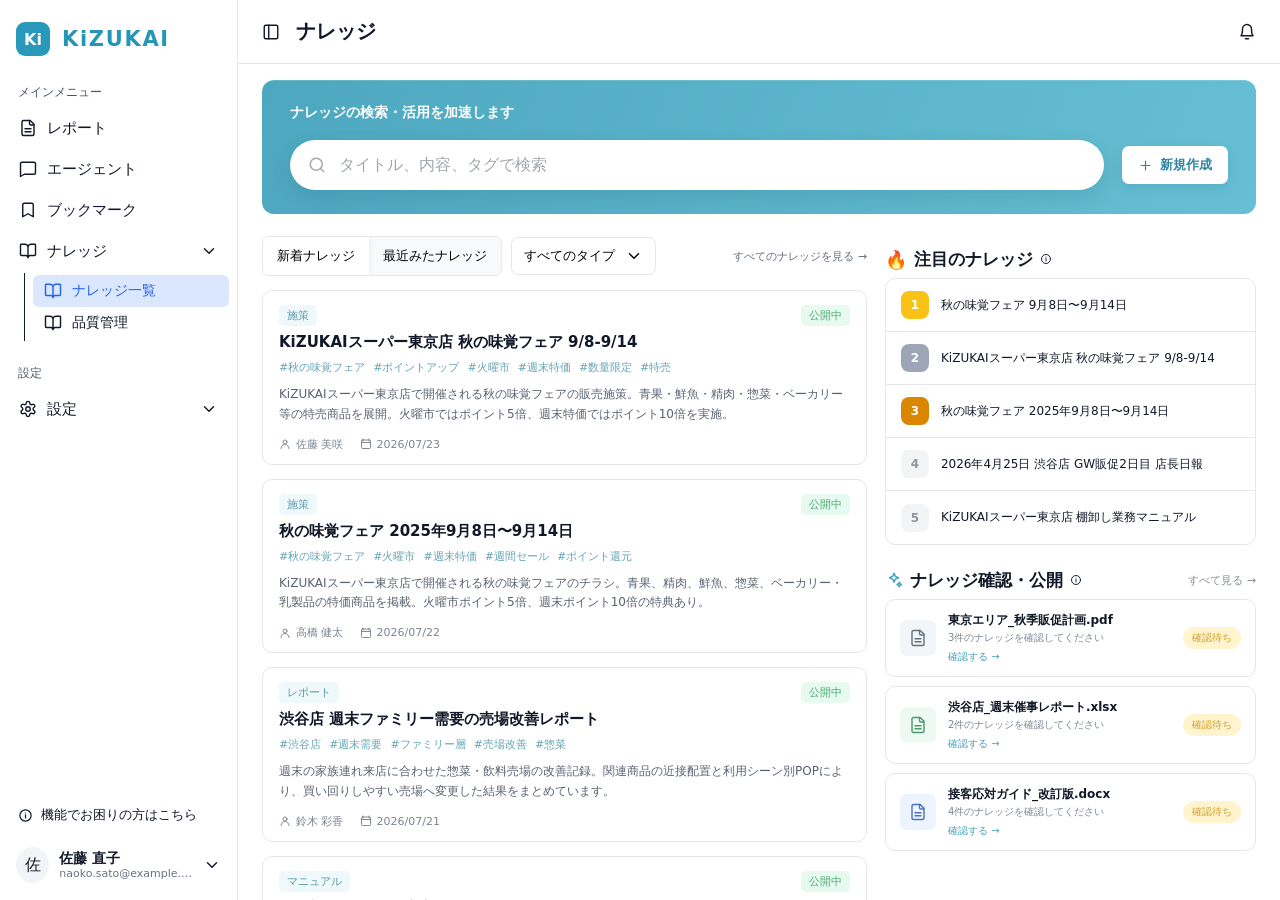
<file: mockups/knowledge-renewal-discovery.html>
<!doctype html>
<html lang="ja">
<head>
  <meta charset="utf-8">
  <meta name="viewport" content="width=device-width,initial-scale=1">
  <title>Knowledge Renewal — Discovery Home Mock</title>
  <script defer src="./kizukai-navigation.js"></script>
  <link rel="stylesheet" href="./knowledge-renewal-discovery.css">
</head>
<body>
  <svg class="sprite" aria-hidden="true">
    <symbol id="i-file" viewBox="0 0 24 24"><path d="M15 2H6a2 2 0 0 0-2 2v16a2 2 0 0 0 2 2h12a2 2 0 0 0 2-2V7Z"/><path d="M14 2v4a2 2 0 0 0 2 2h4"/><path d="M8 13h8M8 17h8"/></symbol>
    <symbol id="i-message" viewBox="0 0 24 24"><path d="M22 17a2 2 0 0 1-2 2H7l-5 3V5a2 2 0 0 1 2-2h16a2 2 0 0 1 2 2z"/></symbol>
    <symbol id="i-bookmark" viewBox="0 0 24 24"><path d="m19 21-7-4-7 4V5a2 2 0 0 1 2-2h10a2 2 0 0 1 2 2z"/></symbol>
    <symbol id="i-book" viewBox="0 0 24 24"><path d="M12 7v14M3 18a1 1 0 0 1-1-1V4a1 1 0 0 1 1-1h5a4 4 0 0 1 4 4 4 4 0 0 1 4-4h5a1 1 0 0 1 1 1v13a1 1 0 0 1-1 1h-6a3 3 0 0 0-3 3 3 3 0 0 0-3-3z"/></symbol>
    <symbol id="i-settings" viewBox="0 0 24 24"><path d="M9.7 4.1a2.3 2.3 0 0 1 4.6 0 2.3 2.3 0 0 0 3.3 1.9 2.3 2.3 0 0 1 2.3 4 2.3 2.3 0 0 0 0 3.9 2.3 2.3 0 0 1-2.3 4 2.3 2.3 0 0 0-3.3 1.9 2.3 2.3 0 0 1-4.6 0 2.3 2.3 0 0 0-3.4-1.9 2.3 2.3 0 0 1-2.3-4 2.3 2.3 0 0 0 0-3.9 2.3 2.3 0 0 1 2.3-4 2.3 2.3 0 0 0 3.4-1.9"/><circle cx="12" cy="12" r="3"/></symbol>
    <symbol id="i-down" viewBox="0 0 24 24"><path d="m6 9 6 6 6-6"/></symbol>
    <symbol id="i-panel" viewBox="0 0 24 24"><rect width="18" height="18" x="3" y="3" rx="2"/><path d="M9 3v18"/></symbol>
    <symbol id="i-bell" viewBox="0 0 24 24"><path d="M10 21h4M4 17h16c-2-2-2-5-2-9A6 6 0 0 0 6 8c0 4 0 7-2 9Z"/></symbol>
    <symbol id="i-search" viewBox="0 0 24 24"><circle cx="11" cy="11" r="8"/><path d="m21 21-4.3-4.3"/></symbol>
    <symbol id="i-info" viewBox="0 0 24 24"><circle cx="12" cy="12" r="9"/><path d="M12 11v5M12 8h.01"/></symbol>
    <symbol id="i-user" viewBox="0 0 24 24"><circle cx="12" cy="8" r="4"/><path d="M4 21a8 8 0 0 1 16 0"/></symbol>
    <symbol id="i-calendar" viewBox="0 0 24 24"><path d="M6 2v4M18 2v4M3 9h18"/><rect x="3" y="4" width="18" height="17" rx="2"/></symbol>
    <symbol id="i-plus" viewBox="0 0 24 24"><path d="M12 5v14M5 12h14"/></symbol>
    <symbol id="i-sparkle" viewBox="0 0 24 24"><path d="m12 3 1.8 4.2L18 9l-4.2 1.8L12 15l-1.8-4.2L6 9l4.2-1.8Z"/><path d="m19 15 .8 1.8L22 18l-2.2 1.2L19 21l-.8-1.8L16 18l2.2-1.2Z"/></symbol>
  </svg>

  <div class="app">
    <aside class="sidebar">
      <a class="brand" href="#"><span class="brand-mark">Ki</span><span class="wordmark">KiZUKAI</span></a>
      <div class="nav-label">メインメニュー</div>
      <nav class="nav-list">
        <a class="nav-item"><svg class="icon"><use href="#i-file"/></svg>レポート</a>
        <a class="nav-item"><svg class="icon"><use href="#i-message"/></svg>エージェント</a>
        <a class="nav-item"><svg class="icon"><use href="#i-bookmark"/></svg>ブックマーク</a>
        <div class="nav-item"><svg class="icon"><use href="#i-book"/></svg>ナレッジ<svg class="icon chevron open"><use href="#i-down"/></svg></div>
        <div class="subnav">
          <a class="nav-item active"><svg class="icon"><use href="#i-book"/></svg>ナレッジ一覧</a>
          <a class="nav-item"><svg class="icon"><use href="#i-book"/></svg>品質管理</a>
        </div>
      </nav>
      <div class="settings">
        <div class="nav-label">設定</div>
        <div class="nav-item"><svg class="icon"><use href="#i-settings"/></svg>設定<svg class="icon chevron"><use href="#i-down"/></svg></div>
      </div>
      <div class="help"><svg class="icon sm"><use href="#i-info"/></svg>機能でお困りの方はこちら</div>
      <div class="account"><div class="avatar">永</div><div class="account-copy"><strong>永吉 佑介</strong><span>yusuke.nagayoshi@kizukai.com</span></div><svg class="icon chevron"><use href="#i-down"/></svg></div>
    </aside>

    <div class="shell">
      <header class="topbar"><svg class="icon"><use href="#i-panel"/></svg><h2>ナレッジ</h2><svg class="icon bell"><use href="#i-bell"/></svg></header>
      <main class="main">
        <section class="search-hero">
          <p>ナレッジの検索・活用を加速します</p>
          <div class="hero-row">
            <div class="hero-search"><svg class="icon"><use href="#i-search"/></svg><span>タイトル、内容、タグで検索</span></div>
            <button class="create"><svg class="icon"><use href="#i-plus"/></svg>新規作成</button>
          </div>
        </section>

        <div class="content-grid">
          <section class="feed-column">
            <div class="feed-toolbar">
              <div class="tabs"><button class="tab active">新着ナレッジ</button><button class="tab">最近みたナレッジ</button></div>
              <button class="type-select">すべてのタイプ<svg class="icon chevron"><use href="#i-down"/></svg></button>
              <a class="all-link">すべてのナレッジを見る →</a>
            </div>

            <article class="knowledge-card">
              <div class="card-top"><span class="type">施策</span><span class="status">公開中</span></div>
              <h3>KiZUKAIスーパー東京店 秋の味覚フェア 9/8-9/14</h3>
              <div class="tags"><span>#秋の味覚フェア</span><span>#ポイントアップ</span><span>#火曜市</span><span>#週末特価</span><span>#数量限定</span><span>#特売</span></div>
              <p>KiZUKAIスーパー東京店で開催される秋の味覚フェアの販売施策。青果・鮮魚・精肉・惣菜・ベーカリー等の特売商品を展開。火曜市ではポイント5倍、週末特価ではポイント10倍を実施。</p>
              <footer><span><svg class="icon xs"><use href="#i-user"/></svg>佐藤 美咲</span><span><svg class="icon xs"><use href="#i-calendar"/></svg>2026/07/23</span></footer>
            </article>

            <article class="knowledge-card">
              <div class="card-top"><span class="type">施策</span><span class="status">公開中</span></div>
              <h3>秋の味覚フェア 2025年9月8日〜9月14日</h3>
              <div class="tags"><span>#秋の味覚フェア</span><span>#火曜市</span><span>#週末特価</span><span>#週間セール</span><span>#ポイント還元</span></div>
              <p>KiZUKAIスーパー東京店で開催される秋の味覚フェアのチラシ。青果、精肉、鮮魚、惣菜、ベーカリー・乳製品の特価商品を掲載。火曜市ポイント5倍、週末ポイント10倍の特典あり。</p>
              <footer><span><svg class="icon xs"><use href="#i-user"/></svg>高橋 健太</span><span><svg class="icon xs"><use href="#i-calendar"/></svg>2026/07/22</span></footer>
            </article>

            <article class="knowledge-card">
              <div class="card-top"><span class="type">レポート</span><span class="status">公開中</span></div>
              <h3>渋谷店 週末ファミリー需要の売場改善レポート</h3>
              <div class="tags"><span>#渋谷店</span><span>#週末需要</span><span>#ファミリー層</span><span>#売場改善</span><span>#惣菜</span></div>
              <p>週末の家族連れ来店に合わせた惣菜・飲料売場の改善記録。関連商品の近接配置と利用シーン別POPにより、買い回りしやすい売場へ変更した結果をまとめています。</p>
              <footer><span><svg class="icon xs"><use href="#i-user"/></svg>鈴木 彩香</span><span><svg class="icon xs"><use href="#i-calendar"/></svg>2026/07/21</span></footer>
            </article>

            <article class="knowledge-card">
              <div class="card-top"><span class="type">マニュアル</span><span class="status">公開中</span></div>
              <h3>生鮮部門 値引き・廃棄ロス管理ガイド</h3>
              <div class="tags"><span>#生鮮</span><span>#値引き</span><span>#廃棄ロス</span><span>#在庫管理</span><span>#店舗運営</span></div>
              <p>販売期限と在庫状況に応じた値引き判断、記録方法、翌日の発注へ反映する手順を整理した業務ガイドです。</p>
              <footer><span><svg class="icon xs"><use href="#i-user"/></svg>田中 拓也</span><span><svg class="icon xs"><use href="#i-calendar"/></svg>2026/07/18</span></footer>
            </article>

            <article class="knowledge-card">
              <div class="card-top"><span class="type">商品知識</span><span class="status">公開中</span></div>
              <h3>秋冬向け鍋つゆカテゴリ 接客・提案ポイント</h3>
              <div class="tags"><span>#鍋つゆ</span><span>#秋冬商品</span><span>#接客ノウハウ</span><span>#関連販売</span></div>
              <p>味の特徴、想定客層、具材との組み合わせを整理し、売場と接客で活用できる提案ポイントとしてまとめています。</p>
              <footer><span><svg class="icon xs"><use href="#i-user"/></svg>山本 直子</span><span><svg class="icon xs"><use href="#i-calendar"/></svg>2026/07/16</span></footer>
            </article>
          </section>

          <aside class="discovery-column">
            <section class="ranking-section">
              <div class="section-head"><h3><span class="flame">🔥</span> 注目のナレッジ <svg class="icon xs"><use href="#i-info"/></svg></h3></div>
              <div class="ranking-list">
                <a><span class="rank gold">1</span><p>秋の味覚フェア 9月8日〜9月14日</p></a>
                <a><span class="rank silver">2</span><p>KiZUKAIスーパー東京店 秋の味覚フェア 9/8-9/14</p></a>
                <a><span class="rank bronze">3</span><p>秋の味覚フェア 2025年9月8日〜9月14日</p></a>
                <a><span class="rank neutral">4</span><p>2026年4月25日 渋谷店 GW販促2日目 店長日報</p></a>
                <a><span class="rank neutral">5</span><p>KiZUKAIスーパー東京店 棚卸し業務マニュアル</p></a>
              </div>
            </section>
            <section class="review-section">
              <div class="section-head"><h3><svg class="icon sparkle"><use href="#i-sparkle"/></svg>ナレッジ確認・公開 <svg class="icon xs"><use href="#i-info"/></svg></h3><a>すべて見る →</a></div>
              <div class="review-list">
                <div class="review-card"><div class="file-badge"><svg class="icon"><use href="#i-file"/></svg></div><div class="review-copy"><strong>東京エリア_秋季販促計画.pdf</strong><span>3件のナレッジを確認してください</span><a>確認する →</a></div><span class="waiting">確認待ち</span></div>
                <div class="review-card"><div class="file-badge sheet"><svg class="icon"><use href="#i-file"/></svg></div><div class="review-copy"><strong>渋谷店_週末催事レポート.xlsx</strong><span>2件のナレッジを確認してください</span><a>確認する →</a></div><span class="waiting">確認待ち</span></div>
                <div class="review-card"><div class="file-badge doc"><svg class="icon"><use href="#i-file"/></svg></div><div class="review-copy"><strong>接客応対ガイド_改訂版.docx</strong><span>4件のナレッジを確認してください</span><a>確認する →</a></div><span class="waiting">確認待ち</span></div>
              </div>
            </section>
          </aside>
        </div>
      </main>
    </div>
  </div>
</body>
</html>
</file>
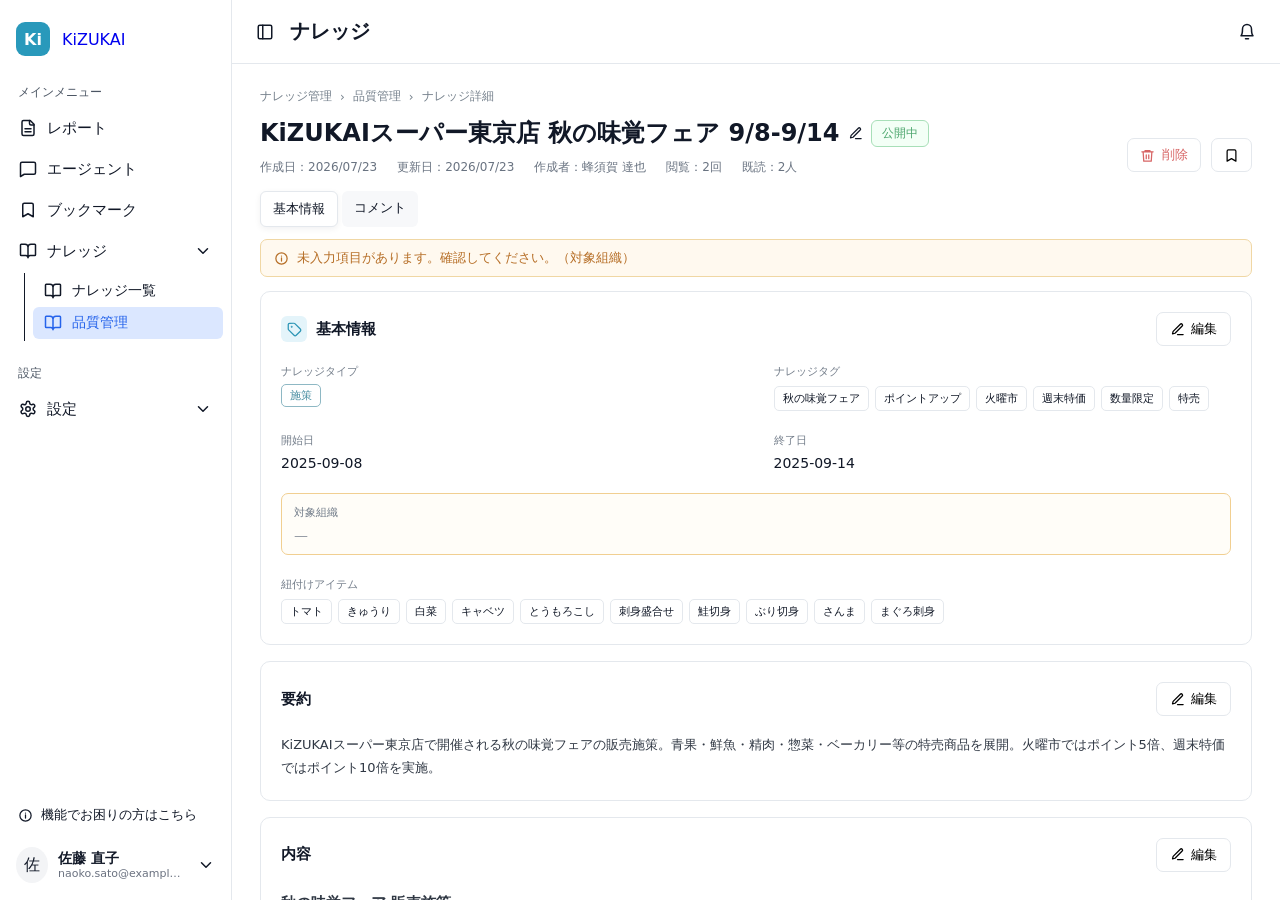
<file: mockups/knowledge-renewal-quality-detail.html>
<!doctype html><html lang="ja"><head><meta charset="utf-8"><meta name="viewport" content="width=device-width,initial-scale=1"><title>Knowledge Renewal — Quality Detail Mock</title><link rel="stylesheet" href="./knowledge-renewal-quality.css"><script defer src="./kizukai-navigation.js"></script></head><body>
<svg class="sprite" aria-hidden="true"><symbol id="i-file" viewBox="0 0 24 24"><path d="M15 2H6a2 2 0 0 0-2 2v16a2 2 0 0 0 2 2h12a2 2 0 0 0 2-2V7Z"/><path d="M14 2v4a2 2 0 0 0 2 2h4"/><path d="M8 13h8M8 17h8"/></symbol><symbol id="i-message" viewBox="0 0 24 24"><path d="M22 17a2 2 0 0 1-2 2H7l-5 3V5a2 2 0 0 1 2-2h16a2 2 0 0 1 2 2z"/></symbol><symbol id="i-bookmark" viewBox="0 0 24 24"><path d="m19 21-7-4-7 4V5a2 2 0 0 1 2-2h10a2 2 0 0 1 2 2z"/></symbol><symbol id="i-book" viewBox="0 0 24 24"><path d="M12 7v14M3 18a1 1 0 0 1-1-1V4a1 1 0 0 1 1-1h5a4 4 0 0 1 4 4 4 4 0 0 1 4-4h5a1 1 0 0 1 1 1v13a1 1 0 0 1-1 1h-6a3 3 0 0 0-3 3 3 3 0 0 0-3-3z"/></symbol><symbol id="i-settings" viewBox="0 0 24 24"><path d="M9.7 4.1a2.3 2.3 0 0 1 4.6 0 2.3 2.3 0 0 0 3.3 1.9 2.3 2.3 0 0 1 2.3 4 2.3 2.3 0 0 0 0 3.9 2.3 2.3 0 0 1-2.3 4 2.3 2.3 0 0 0-3.3 1.9 2.3 2.3 0 0 1-4.6 0 2.3 2.3 0 0 0-3.4-1.9 2.3 2.3 0 0 1-2.3-4 2.3 2.3 0 0 0 0-3.9 2.3 2.3 0 0 1 2.3-4 2.3 2.3 0 0 0 3.4-1.9"/><circle cx="12" cy="12" r="3"/></symbol><symbol id="i-down" viewBox="0 0 24 24"><path d="m6 9 6 6 6-6"/></symbol><symbol id="i-panel" viewBox="0 0 24 24"><rect width="18" height="18" x="3" y="3" rx="2"/><path d="M9 3v18"/></symbol><symbol id="i-bell" viewBox="0 0 24 24"><path d="M10 21h4M4 17h16c-2-2-2-5-2-9A6 6 0 0 0 6 8c0 4 0 7-2 9Z"/></symbol><symbol id="i-info" viewBox="0 0 24 24"><circle cx="12" cy="12" r="9"/><path d="M12 11v5M12 8h.01"/></symbol><symbol id="i-edit" viewBox="0 0 24 24"><path d="M12 20h9M16.5 3.5a2.1 2.1 0 0 1 3 3L8 18l-4 1 1-4Z"/></symbol><symbol id="i-trash" viewBox="0 0 24 24"><path d="M3 6h18M8 6V4h8v2M19 6l-1 15H6L5 6M10 11v6M14 11v6"/></symbol><symbol id="i-tag" viewBox="0 0 24 24"><path d="M12.6 2.6A2 2 0 0 0 11.2 2H4a2 2 0 0 0-2 2v7.2a2 2 0 0 0 .6 1.4l8.7 8.7a2.4 2.4 0 0 0 3.4 0l6.6-6.6a2.4 2.4 0 0 0 0-3.4Z"/><circle cx="7.5" cy="7.5" r=".5" fill="currentColor"/></symbol></svg>
<div class="app"><aside class="sidebar"><a class="brand"><span class="brand-mark">Ki</span><img src="https://app.kizukai.com/kizukai-logo.svg" alt="KiZUKAI"></a><div class="nav-label">メインメニュー</div><nav class="nav-list"><a class="nav-item"><svg class="icon"><use href="#i-file"/></svg>レポート</a><a class="nav-item"><svg class="icon"><use href="#i-message"/></svg>エージェント</a><a class="nav-item"><svg class="icon"><use href="#i-bookmark"/></svg>ブックマーク</a><div class="nav-item"><svg class="icon"><use href="#i-book"/></svg>ナレッジ<svg class="icon chevron" style="transform:rotate(180deg)"><use href="#i-down"/></svg></div><div class="subnav"><a class="nav-item active"><svg class="icon"><use href="#i-book"/></svg>ナレッジ一覧</a><a class="nav-item"><svg class="icon"><use href="#i-book"/></svg>品質管理</a></div></nav><div class="settings"><div class="nav-label">設定</div><div class="nav-item"><svg class="icon"><use href="#i-settings"/></svg>設定<svg class="icon chevron"><use href="#i-down"/></svg></div></div><div class="help"><svg class="icon sm"><use href="#i-info"/></svg>機能でお困りの方はこちら</div><div class="account"><div class="avatar">永</div><div class="account-copy"><strong>永吉 佑介</strong><span>yusuke.nagayoshi@kizukai.com</span></div><svg class="icon chevron"><use href="#i-down"/></svg></div></aside>
<div class="shell"><header class="topbar"><svg class="icon"><use href="#i-panel"/></svg><h2>ナレッジ</h2><svg class="icon bell"><use href="#i-bell"/></svg></header><main class="detail-scroll"><div class="page"><div class="breadcrumb">ナレッジ管理 <span>›</span> 品質管理 <span>›</span> ナレッジ詳細</div><div class="detail-head"><div class="detail-title"><h1>KiZUKAIスーパー東京店 秋の味覚フェア 9/8-9/14</h1><svg class="icon sm"><use href="#i-edit"/></svg><span class="public">公開中</span></div><div class="meta"><span>作成日：2026/07/23</span><span>更新日：2026/07/23</span><span>作成者：蜂須賀 達也</span><span>閲覧：2回</span><span>既読：2人</span></div><div class="head-actions"><button class="ghost delete"><svg class="icon sm"><use href="#i-trash"/></svg>削除</button><button class="ghost"><svg class="icon sm"><use href="#i-bookmark"/></svg></button></div></div><div class="tabs"><div class="tab active">基本情報</div><div class="tab">コメント</div></div><div class="alert"><svg class="icon sm"><use href="#i-info"/></svg>未入力項目があります。確認してください。（対象組織）</div>
<section class="card"><div class="card-head"><span class="card-icon"><svg class="icon sm"><use href="#i-tag"/></svg></span>基本情報<button class="edit"><svg class="icon sm"><use href="#i-edit"/></svg>編集</button></div><div class="info-grid"><div><div class="field-label">ナレッジタイプ</div><div class="value"><span class="chip type-chip">施策</span></div></div><div><div class="field-label">ナレッジタグ</div><div class="chips"><span class="chip">秋の味覚フェア</span><span class="chip">ポイントアップ</span><span class="chip">火曜市</span><span class="chip">週末特価</span><span class="chip">数量限定</span><span class="chip">特売</span></div></div><div><div class="field-label">開始日</div><div class="value">2025-09-08</div></div><div><div class="field-label">終了日</div><div class="value">2025-09-14</div></div><div class="org-missing"><div class="field-label">対象組織</div><div class="value">—</div></div><div class="items"><div class="field-label">紐付けアイテム</div><div class="chips"><span class="chip">トマト</span><span class="chip">きゅうり</span><span class="chip">白菜</span><span class="chip">キャベツ</span><span class="chip">とうもろこし</span><span class="chip">刺身盛合せ</span><span class="chip">鮭切身</span><span class="chip">ぶり切身</span><span class="chip">さんま</span><span class="chip">まぐろ刺身</span></div></div></div></section>
<section class="card"><div class="card-head">要約<button class="edit"><svg class="icon sm"><use href="#i-edit"/></svg>編集</button></div><div class="summary-text">KiZUKAIスーパー東京店で開催される秋の味覚フェアの販売施策。青果・鮮魚・精肉・惣菜・ベーカリー等の特売商品を展開。火曜市ではポイント5倍、週末特価ではポイント10倍を実施。</div></section>
<section class="card"><div class="card-head">内容<button class="edit"><svg class="icon sm"><use href="#i-edit"/></svg>編集</button></div><div class="content-text"><h3>秋の味覚フェア 販売施策</h3><h3>実施期間</h3><p>2025年9月8日(月)〜9月14日(日)</p><h3>対象店舗</h3><p>KiZUKAIスーパー 東京店（店舗コード：S005）</p><h3>主要施策</h3><ul><li>火曜市：店内全品ポイント5倍</li><li>週末特価：店内全品ポイント10倍</li></ul></div></section>
<section class="card"><div class="card-head">元ファイルプレビュー</div><div class="source-row"><div class="source-thumb"><svg class="icon"><use href="#i-file"/></svg></div><div><div class="source-name">販促チラシ_KiZUKAIスーパー_東京店_20250908.png</div><div class="source-sub">AI抽出の根拠となった元ファイル</div></div></div></section></div></main></div></div>
</body></html>
</file>
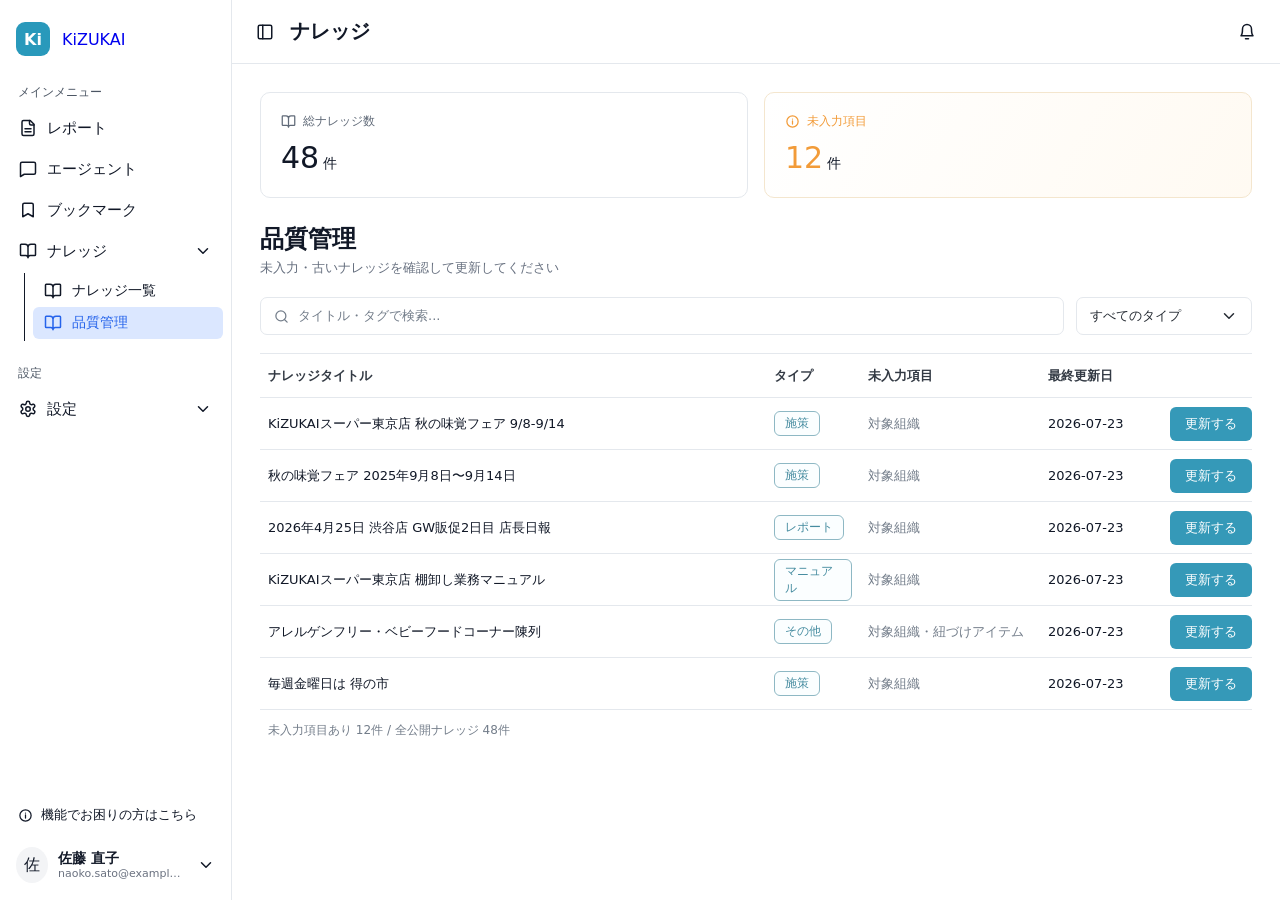
<file: mockups/knowledge-renewal-quality.html>
<!doctype html><html lang="ja"><head><meta charset="utf-8"><meta name="viewport" content="width=device-width,initial-scale=1"><title>Knowledge Renewal — Quality Management Mock</title><link rel="stylesheet" href="./knowledge-renewal-quality.css"><script defer src="./kizukai-navigation.js"></script></head><body>
<svg class="sprite" aria-hidden="true">
<symbol id="i-file" viewBox="0 0 24 24"><path d="M15 2H6a2 2 0 0 0-2 2v16a2 2 0 0 0 2 2h12a2 2 0 0 0 2-2V7Z"/><path d="M14 2v4a2 2 0 0 0 2 2h4"/><path d="M8 13h8M8 17h8"/></symbol><symbol id="i-message" viewBox="0 0 24 24"><path d="M22 17a2 2 0 0 1-2 2H7l-5 3V5a2 2 0 0 1 2-2h16a2 2 0 0 1 2 2z"/></symbol><symbol id="i-bookmark" viewBox="0 0 24 24"><path d="m19 21-7-4-7 4V5a2 2 0 0 1 2-2h10a2 2 0 0 1 2 2z"/></symbol><symbol id="i-book" viewBox="0 0 24 24"><path d="M12 7v14M3 18a1 1 0 0 1-1-1V4a1 1 0 0 1 1-1h5a4 4 0 0 1 4 4 4 4 0 0 1 4-4h5a1 1 0 0 1 1 1v13a1 1 0 0 1-1 1h-6a3 3 0 0 0-3 3 3 3 0 0 0-3-3z"/></symbol><symbol id="i-settings" viewBox="0 0 24 24"><path d="M9.7 4.1a2.3 2.3 0 0 1 4.6 0 2.3 2.3 0 0 0 3.3 1.9 2.3 2.3 0 0 1 2.3 4 2.3 2.3 0 0 0 0 3.9 2.3 2.3 0 0 1-2.3 4 2.3 2.3 0 0 0-3.3 1.9 2.3 2.3 0 0 1-4.6 0 2.3 2.3 0 0 0-3.4-1.9 2.3 2.3 0 0 1-2.3-4 2.3 2.3 0 0 0 0-3.9 2.3 2.3 0 0 1 2.3-4 2.3 2.3 0 0 0 3.4-1.9"/><circle cx="12" cy="12" r="3"/></symbol><symbol id="i-down" viewBox="0 0 24 24"><path d="m6 9 6 6 6-6"/></symbol><symbol id="i-panel" viewBox="0 0 24 24"><rect width="18" height="18" x="3" y="3" rx="2"/><path d="M9 3v18"/></symbol><symbol id="i-bell" viewBox="0 0 24 24"><path d="M10 21h4M4 17h16c-2-2-2-5-2-9A6 6 0 0 0 6 8c0 4 0 7-2 9Z"/></symbol><symbol id="i-search" viewBox="0 0 24 24"><circle cx="11" cy="11" r="8"/><path d="m21 21-4.3-4.3"/></symbol><symbol id="i-info" viewBox="0 0 24 24"><circle cx="12" cy="12" r="9"/><path d="M12 11v5M12 8h.01"/></symbol>
</svg>
<div class="app"><aside class="sidebar"><a class="brand" href="#"><span class="brand-mark">Ki</span><img src="https://app.kizukai.com/kizukai-logo.svg" alt="KiZUKAI"></a><div class="nav-label">メインメニュー</div><nav class="nav-list"><a class="nav-item"><svg class="icon"><use href="#i-file"/></svg>レポート</a><a class="nav-item"><svg class="icon"><use href="#i-message"/></svg>エージェント</a><a class="nav-item"><svg class="icon"><use href="#i-bookmark"/></svg>ブックマーク</a><div class="nav-item"><svg class="icon"><use href="#i-book"/></svg>ナレッジ<svg class="icon chevron" style="transform:rotate(180deg)"><use href="#i-down"/></svg></div><div class="subnav"><a class="nav-item"><svg class="icon"><use href="#i-book"/></svg>ナレッジ一覧</a><a class="nav-item active"><svg class="icon"><use href="#i-book"/></svg>品質管理</a></div></nav><div class="settings"><div class="nav-label">設定</div><div class="nav-item"><svg class="icon"><use href="#i-settings"/></svg>設定<svg class="icon chevron"><use href="#i-down"/></svg></div></div><div class="help"><svg class="icon sm"><use href="#i-info"/></svg>機能でお困りの方はこちら</div><div class="account"><div class="avatar">永</div><div class="account-copy"><strong>永吉 佑介</strong><span>yusuke.nagayoshi@kizukai.com</span></div><svg class="icon chevron"><use href="#i-down"/></svg></div></aside>
<div class="shell"><header class="topbar"><svg class="icon"><use href="#i-panel"/></svg><h2>ナレッジ</h2><svg class="icon bell"><use href="#i-bell"/></svg></header><main class="main"><div class="page"><div class="metrics"><section class="metric"><div class="metric-label"><svg class="icon sm"><use href="#i-book"/></svg>総ナレッジ数</div><div class="metric-value">48<span>件</span></div></section><section class="metric warning"><div class="metric-label"><svg class="icon sm"><use href="#i-info"/></svg>未入力項目</div><div class="metric-value">12<span>件</span></div></section></div><h1 class="page-title">品質管理</h1><p class="page-lead">未入力・古いナレッジを確認して更新してください</p><div class="toolbar"><div class="search"><svg class="icon sm"><use href="#i-search"/></svg>タイトル・タグで検索...</div><div class="select">すべてのタイプ<svg class="icon chevron"><use href="#i-down"/></svg></div></div><div class="table"><div class="tr head"><div>ナレッジタイトル</div><div>タイプ</div><div>未入力項目</div><div>最終更新日</div><div></div></div>
<div class="tr"><div>KiZUKAIスーパー東京店 秋の味覚フェア 9/8-9/14</div><div><span class="type">施策</span></div><div class="missing">対象組織</div><div class="date">2026-07-23</div><a class="update">更新する</a></div>
<div class="tr"><div>秋の味覚フェア 2025年9月8日〜9月14日</div><div><span class="type">施策</span></div><div class="missing">対象組織</div><div class="date">2026-07-23</div><a class="update">更新する</a></div>
<div class="tr"><div>2026年4月25日 渋谷店 GW販促2日目 店長日報</div><div><span class="type">レポート</span></div><div class="missing">対象組織</div><div class="date">2026-07-23</div><a class="update">更新する</a></div>
<div class="tr"><div>KiZUKAIスーパー東京店 棚卸し業務マニュアル</div><div><span class="type">マニュアル</span></div><div class="missing">対象組織</div><div class="date">2026-07-23</div><a class="update">更新する</a></div>
<div class="tr"><div>アレルゲンフリー・ベビーフードコーナー陳列</div><div><span class="type">その他</span></div><div class="missing">対象組織・紐づけアイテム</div><div class="date">2026-07-23</div><a class="update">更新する</a></div>
<div class="tr"><div>毎週金曜日は 得の市</div><div><span class="type">施策</span></div><div class="missing">対象組織</div><div class="date">2026-07-23</div><a class="update">更新する</a></div><div class="table-foot">未入力項目あり 12件 / 全公開ナレッジ 48件</div></div></div></main></div></div>
</body></html>
</file>
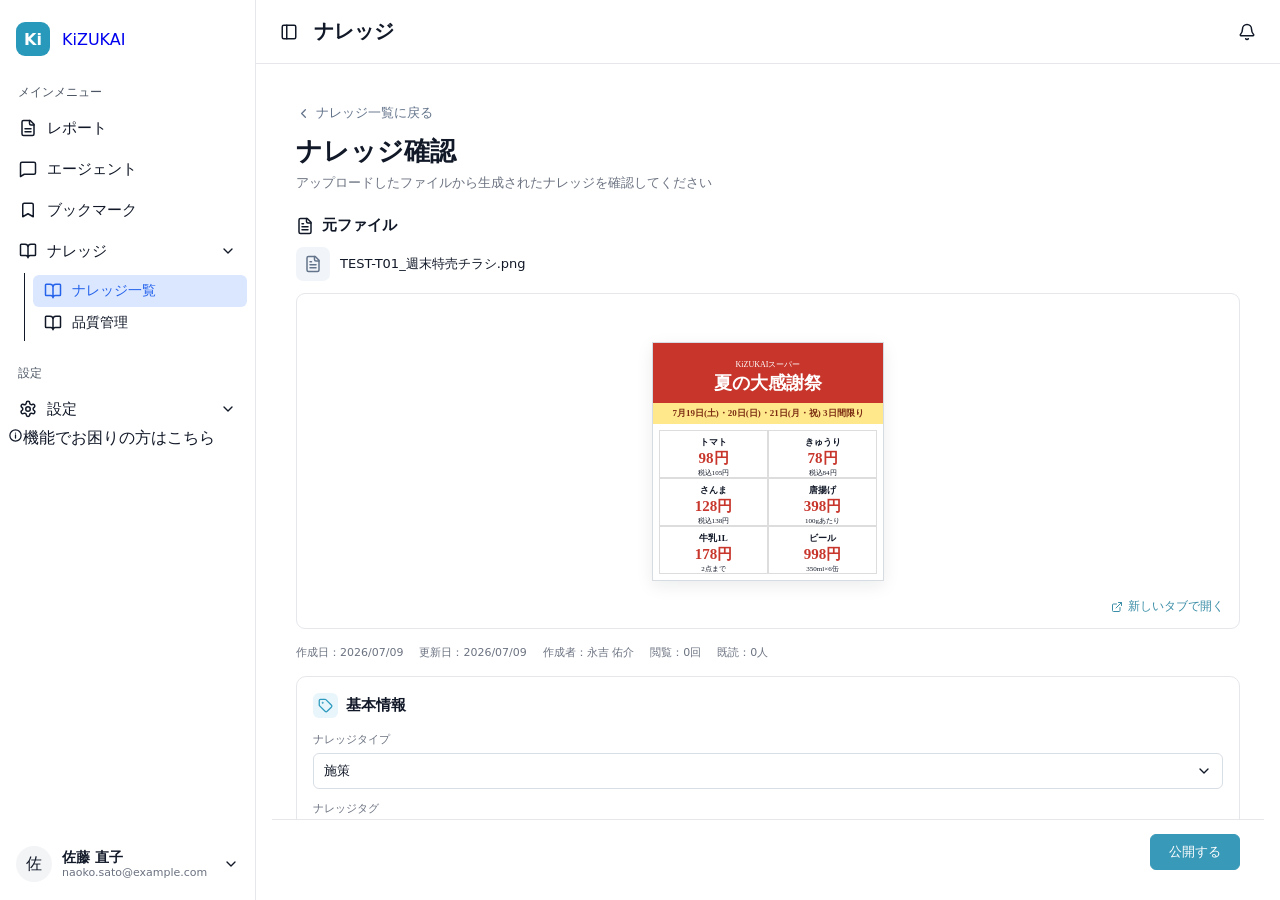
<file: mockups/knowledge-renewal-review.html>
<!doctype html>
<html lang="ja">
<head>
<meta charset="utf-8">
<meta name="viewport" content="width=device-width, initial-scale=1">
<title>Knowledge Renewal — Review Mock</title>
<script defer src="./kizukai-navigation.js"></script>
<style>
  :root{--ink:#111827;--muted:#6b7280;--line:#e5e7eb;--blue:#2c9abe;--active:#dbe7ff;--soft:#f8fafc}
  *{box-sizing:border-box}html,body{margin:0;min-width:1280px;width:100%;height:100%;font-family:ui-sans-serif,system-ui,-apple-system,BlinkMacSystemFont,"Segoe UI",sans-serif;color:var(--ink);background:#fff}.sprite{display:none}.icon{width:18px;height:18px;fill:none;stroke:currentColor;stroke-width:2;stroke-linecap:round;stroke-linejoin:round;flex:0 0 auto}.icon.sm{width:15px;height:15px}.icon.xs{width:12px;height:12px}.icon.chevron{width:16px;height:16px;margin-left:auto}body{display:grid;grid-template-columns:256px minmax(0,1fr);overflow:hidden}.sidebar{height:100vh;border-right:1px solid var(--line);padding:16px 8px 92px;position:relative}.brand{height:46px;display:flex;align-items:center;gap:12px;text-decoration:none;margin:0 8px 22px}.brand-mark{width:34px;height:34px;border-radius:9px;background:#2999bb;color:#fff;display:grid;place-items:center;font-weight:750}.brand img{width:90px}.nav-label{font-size:12px;color:#4b5563;margin:18px 10px 8px}.nav-list{display:grid;gap:3px}.nav-item{height:38px;padding:0 11px;border-radius:6px;display:flex;align-items:center;gap:10px;color:#111827;font-size:15px;text-decoration:none}.nav-item svg{width:18px;height:18px}.nav-item.active{background:var(--active);color:#2563eb}.subnav{margin-left:16px;border-left:1px solid #111827;padding:2px 0 2px 8px}.subnav .nav-item{height:32px;font-size:14px}.settings{margin-top:24px}.account{position:absolute;left:16px;right:16px;bottom:18px;display:flex;align-items:center;gap:10px}.avatar{width:36px;height:36px;border-radius:50%;background:#f3f4f6;display:grid;place-items:center}.account-copy{line-height:1.3;min-width:0}.account-copy strong{font-size:14px;display:block}.account-copy span{font-size:11px;color:#6b7280;display:block;white-space:nowrap;overflow:hidden;text-overflow:ellipsis}.shell{height:100vh;overflow:hidden}.topbar{height:64px;border-bottom:1px solid var(--line);display:flex;align-items:center;padding:0 24px;gap:16px}.topbar h2{margin:0;font-size:20px}.topbar .bell{margin-left:auto}.main{height:calc(100vh - 64px);overflow:hidden;padding:16px}.review-shell{height:100%;display:flex;flex-direction:column;overflow:hidden}.review-scroll{flex:1;overflow:auto;padding:24px 24px 28px}.pagehead{margin-bottom:24px}.back{font-size:13px;color:#64748b;margin-bottom:12px;display:inline-flex;align-items:center;gap:5px}.pagehead h1{font-size:26px;margin:0 0 5px}.lead{font-size:13px;color:#6b7280;margin:0}.stack{display:grid;gap:16px}.source-section{display:grid;gap:12px}.source-label{font-size:15px;font-weight:700;display:flex;align-items:center;gap:8px}.file-row{display:flex;align-items:center;gap:10px;font-size:13px}.file-icon{width:34px;height:34px;border-radius:7px;background:#f1f5f9;display:grid;place-items:center;color:#64748b}.flyer-stage{height:336px;border:1px solid var(--line);border-radius:9px;background:#fff;position:relative;display:flex;align-items:center;justify-content:center}.open-link{position:absolute;right:15px;bottom:13px;color:#3b8ea7;font-size:12px;display:flex;align-items:center;gap:5px}.flyer{width:232px;background:#fff;border:1px solid #d7dce2;box-shadow:0 5px 16px rgba(15,23,42,.08);font-family:serif}.flyer-top{background:#c7352b;color:#fff;text-align:center;padding:10px 8px 8px}.flyer-top small{font-size:8px}.flyer-top strong{display:block;font-size:18px}.flyer-sub{text-align:center;background:#ffe78c;color:#7c2d12;font-weight:700;font-size:9px;padding:4px}.goods{display:grid;grid-template-columns:1fr 1fr;padding:6px}.good{border:1px solid #ddd;text-align:center;padding:5px 3px;height:48px}.good b{display:block;font-size:9px}.good strong{font-size:15px;color:#c7352b}.good span{display:block;font-size:7px}.source-meta{font-size:11px;color:#6b7280;display:flex;gap:16px;flex-wrap:wrap}.card{border:1px solid var(--line);border-radius:10px;background:#fff;padding:16px}.card.attention{border-color:#f2ca73}.card-title{display:flex;align-items:center;gap:8px;font-size:15px;font-weight:700;margin-bottom:14px}.tag-badge{width:25px;height:25px;border-radius:6px;background:#e8f5fb;color:#2c9abe;display:grid;place-items:center}.label{font-size:11px;color:#6b7280;margin:12px 0 6px}.select,input,textarea{width:100%;border:1px solid #d8dee6;border-radius:6px;background:#fff;color:#111827;font:inherit}.select{height:36px;padding:8px 10px;font-size:13px;display:flex;align-items:center;gap:7px}.select .icon.chevron{margin-left:auto}.tags{display:flex;flex-wrap:wrap;gap:6px}.tag{border:1px solid #d8dee6;border-radius:999px;padding:4px 8px 4px 9px;font-size:11px;background:#fff;display:inline-flex;align-items:center;gap:5px}.tag.add{color:#6b7280}.row{display:grid;grid-template-columns:1fr 1fr;gap:12px}.input{height:36px;padding:8px 10px;font-size:12px}.orgs{border:1px solid #eedca7;border-radius:6px;padding:10px 12px;display:grid;gap:8px}.org{display:flex;align-items:center;gap:8px;font-size:12px}.org .icon{color:#64748b}.items{margin-top:10px;border:1px solid #eedca7;border-radius:6px;overflow:hidden}.item{height:42px;padding:0 12px;border-bottom:1px solid var(--line);display:flex;align-items:center;gap:10px;font-size:12px}.item:last-child{border-bottom:0}.item .count{margin-left:auto;color:#6b7280;display:flex;align-items:center;gap:6px}.summary{height:78px;padding:9px 10px;font-size:12px;resize:none;line-height:1.5}.editor-tabs{display:flex;gap:6px;margin-bottom:8px}.editor-tab{font-size:12px;padding:6px 12px;border-radius:5px;background:#f3f4f6}.editor-tab.active{background:#e5f3f8;color:#277f9a}.content{height:220px;padding:9px 10px;font-size:11px;resize:none;line-height:1.5}.publish-card{display:flex;align-items:center;gap:9px;font-size:12px}.toggle{width:34px;height:20px;border-radius:999px;background:#48a6c3;padding:2px;display:flex;justify-content:flex-end}.toggle:before{content:"";width:16px;height:16px;border-radius:50%;background:#fff}.footerbar{height:65px;flex:0 0 65px;border-top:1px solid var(--line);display:flex;align-items:center;justify-content:flex-end;padding:0 24px;background:#fff}.btn{height:36px;border-radius:6px;padding:0 18px;border:1px solid var(--line);background:#fff;display:inline-flex;align-items:center;justify-content:center;gap:7px}.btn.primary{background:#3999b8;color:#fff;border-color:#3999b8}.draft-row{padding-bottom:2px}.draft-row .btn{margin-top:0}
</style>
</head>
<body>
<svg class="sprite" aria-hidden="true">
  <symbol id="i-file" viewBox="0 0 24 24"><path d="M15 2H6a2 2 0 0 0-2 2v16a2 2 0 0 0 2 2h12a2 2 0 0 0 2-2V7Z"/><path d="M14 2v4a2 2 0 0 0 2 2h4"/><path d="M10 9H8"/><path d="M16 13H8"/><path d="M16 17H8"/></symbol>
  <symbol id="i-message" viewBox="0 0 24 24"><path d="M22 17a2 2 0 0 1-2 2H6.828a2 2 0 0 0-1.414.586l-2.202 2.202A.71.71 0 0 1 2 21.286V5a2 2 0 0 1 2-2h16a2 2 0 0 1 2 2z"/></symbol>
  <symbol id="i-bookmark" viewBox="0 0 24 24"><path d="m19 21-7-4-7 4V5a2 2 0 0 1 2-2h10a2 2 0 0 1 2 2v16z"/></symbol>
  <symbol id="i-book" viewBox="0 0 24 24"><path d="M12 7v14"/><path d="M3 18a1 1 0 0 1-1-1V4a1 1 0 0 1 1-1h5a4 4 0 0 1 4 4 4 4 0 0 1 4-4h5a1 1 0 0 1 1 1v13a1 1 0 0 1-1 1h-6a3 3 0 0 0-3 3 3 3 0 0 0-3-3z"/></symbol>
  <symbol id="i-settings" viewBox="0 0 24 24"><path d="M9.671 4.136a2.34 2.34 0 0 1 4.659 0 2.34 2.34 0 0 0 3.319 1.915 2.34 2.34 0 0 1 2.33 4.033 2.34 2.34 0 0 0 0 3.831 2.34 2.34 0 0 1-2.33 4.033 2.34 2.34 0 0 0-3.319 1.915 2.34 2.34 0 0 1-4.659 0 2.34 2.34 0 0 0-3.32-1.915 2.34 2.34 0 0 1-2.33-4.033 2.34 2.34 0 0 0 0-3.831A2.34 2.34 0 0 1 6.35 6.051a2.34 2.34 0 0 0 3.319-1.915"/><circle cx="12" cy="12" r="3"/></symbol>
  <symbol id="i-down" viewBox="0 0 24 24"><path d="m6 9 6 6 6-6"/></symbol>
  <symbol id="i-panel" viewBox="0 0 24 24"><rect width="18" height="18" x="3" y="3" rx="2"/><path d="M9 3v18"/></symbol>
  <symbol id="i-bell" viewBox="0 0 24 24"><path d="M10.268 21a2 2 0 0 0 3.464 0"/><path d="M3.262 15.326A1 1 0 0 0 4 17h16a1 1 0 0 0 .74-1.673C19.41 13.956 18 12.499 18 8A6 6 0 0 0 6 8c0 4.499-1.411 5.956-2.738 7.326"/></symbol>
  <symbol id="i-left" viewBox="0 0 24 24"><path d="m15 18-6-6 6-6"/></symbol>
  <symbol id="i-right" viewBox="0 0 24 24"><path d="m9 18 6-6-6-6"/></symbol>
  <symbol id="i-tag" viewBox="0 0 24 24"><path d="M12.586 2.586A2 2 0 0 0 11.172 2H4a2 2 0 0 0-2 2v7.172a2 2 0 0 0 .586 1.414l8.704 8.704a2.426 2.426 0 0 0 3.42 0l6.58-6.58a2.426 2.426 0 0 0 0-3.42z"/><circle cx="7.5" cy="7.5" r=".5" fill="currentColor"/></symbol>
  <symbol id="i-x" viewBox="0 0 24 24"><path d="M18 6 6 18"/><path d="m6 6 12 12"/></symbol>
  <symbol id="i-plus" viewBox="0 0 24 24"><path d="M5 12h14"/><path d="M12 5v14"/></symbol>
  <symbol id="i-calendar" viewBox="0 0 24 24"><path d="M8 2v4"/><path d="M16 2v4"/><rect width="18" height="18" x="3" y="4" rx="2"/><path d="M3 10h18"/></symbol>
  <symbol id="i-globe" viewBox="0 0 24 24"><circle cx="12" cy="12" r="10"/><path d="M12 2a14.5 14.5 0 0 0 0 20 14.5 14.5 0 0 0 0-20"/><path d="M2 12h20"/></symbol>
  <symbol id="i-save" viewBox="0 0 24 24"><path d="M15.2 3a2 2 0 0 1 1.4.6l3.8 3.8a2 2 0 0 1 .6 1.4V19a2 2 0 0 1-2 2H5a2 2 0 0 1-2-2V5a2 2 0 0 1 2-2z"/><path d="M17 21v-7a1 1 0 0 0-1-1H8a1 1 0 0 0-1 1v7"/><path d="M7 3v4a1 1 0 0 0 1 1h7"/></symbol>
  <symbol id="i-external" viewBox="0 0 24 24"><path d="M15 3h6v6"/><path d="M10 14 21 3"/><path d="M18 13v6a2 2 0 0 1-2 2H5a2 2 0 0 1-2-2V8a2 2 0 0 1 2-2h6"/></symbol>
</svg>
<aside class="sidebar">
  <a class="brand" href="#"><span class="brand-mark">Ki</span><img src="https://app.kizukai.com/kizukai-logo.svg" alt="KiZUKAI"></a>
  <div class="nav-label">メインメニュー</div><nav class="nav-list">
    <a class="nav-item" href="#"><svg class="icon"><use href="#i-file"/></svg>レポート</a>
    <a class="nav-item" href="#"><svg class="icon"><use href="#i-message"/></svg>エージェント</a>
    <a class="nav-item" href="#"><svg class="icon"><use href="#i-bookmark"/></svg>ブックマーク</a>
    <div class="nav-item"><svg class="icon"><use href="#i-book"/></svg>ナレッジ<svg class="icon chevron" style="transform:rotate(180deg)"><use href="#i-down"/></svg></div>
    <div class="subnav"><a class="nav-item active" href="#"><svg class="icon"><use href="#i-book"/></svg>ナレッジ一覧</a><a class="nav-item" href="#"><svg class="icon"><use href="#i-book"/></svg>品質管理</a></div>
  </nav>
  <div class="settings"><div class="nav-label">設定</div><div class="nav-item"><svg class="icon"><use href="#i-settings"/></svg>設定<svg class="icon chevron"><use href="#i-down"/></svg></div></div>
  <div class="account"><div class="avatar">永</div><div class="account-copy"><strong>永吉 佑介</strong><span>yusuke.nagayoshi@kizukai.com</span></div><svg class="icon chevron"><use href="#i-down"/></svg></div>
</aside>
<div class="shell">
  <header class="topbar"><svg class="icon"><use href="#i-panel"/></svg><h2>ナレッジ</h2><svg class="icon bell"><use href="#i-bell"/></svg></header>
  <main class="main"><div class="review-shell"><div class="review-scroll"><div class="pagehead"><div class="back"><svg class="icon sm"><use href="#i-left"/></svg>ナレッジ一覧に戻る</div><h1>ナレッジ確認</h1><p class="lead">アップロードしたファイルから生成されたナレッジを確認してください</p></div><div class="stack">
    <section class="source-section"><div class="source-label"><svg class="icon"><use href="#i-file"/></svg>元ファイル</div><div class="file-row"><span class="file-icon"><svg class="icon"><use href="#i-file"/></svg></span>TEST-T01_週末特売チラシ.png</div><div class="flyer-stage"><div class="flyer"><div class="flyer-top"><small>KiZUKAIスーパー</small><strong>夏の大感謝祭</strong></div><div class="flyer-sub">7月19日(土)・20日(日)・21日(月・祝) 3日間限り</div><div class="goods"><div class="good"><b>トマト</b><strong>98円</strong><span>税込105円</span></div><div class="good"><b>きゅうり</b><strong>78円</strong><span>税込84円</span></div><div class="good"><b>さんま</b><strong>128円</strong><span>税込138円</span></div><div class="good"><b>唐揚げ</b><strong>398円</strong><span>100gあたり</span></div><div class="good"><b>牛乳1L</b><strong>178円</strong><span>2点まで</span></div><div class="good"><b>ビール</b><strong>998円</strong><span>350ml×6缶</span></div></div></div><div class="open-link"><svg class="icon xs"><use href="#i-external"/></svg>新しいタブで開く</div></div></section>
    <div class="source-meta"><span>作成日：2026/07/09</span><span>更新日：2026/07/09</span><span>作成者：永吉 佑介</span><span>閲覧：0回</span><span>既読：0人</span></div>
    <section class="card"><div class="card-title"><span class="tag-badge"><svg class="icon sm"><use href="#i-tag"/></svg></span>基本情報</div><div class="label">ナレッジタイプ</div><div class="select">施策<svg class="icon chevron"><use href="#i-down"/></svg></div><div class="label">ナレッジタグ</div><div class="tags"><span class="tag">3日間限定<svg class="icon xs"><use href="#i-x"/></svg></span><span class="tag">特別価格<svg class="icon xs"><use href="#i-x"/></svg></span><span class="tag">数量限定<svg class="icon xs"><use href="#i-x"/></svg></span><span class="tag">夏の大感謝祭<svg class="icon xs"><use href="#i-x"/></svg></span><span class="tag">東京店<svg class="icon xs"><use href="#i-x"/></svg></span><span class="tag">横浜店<svg class="icon xs"><use href="#i-x"/></svg></span><span class="tag add"><svg class="icon xs"><use href="#i-plus"/></svg>タグを追加</span></div><div class="row"><div><div class="label">開始日</div><div class="select"><svg class="icon sm"><use href="#i-calendar"/></svg>日付を選択</div></div><div><div class="label">終了日</div><div class="select"><svg class="icon sm"><use href="#i-calendar"/></svg>日付を選択</div></div></div><div class="label">対象組織</div><div class="orgs"><div class="org"><svg class="icon xs"><use href="#i-right"/></svg>□ 東日本事業部 <span>事業部</span></div><div class="org"><svg class="icon xs"><use href="#i-right"/></svg>□ 西日本事業部 <span>事業部</span></div></div><div class="label">紐付けアイテム</div><div class="items"><div class="item">□ 青果 <span class="count">(12)<svg class="icon xs"><use href="#i-right"/></svg></span></div><div class="item">□ 精肉 <span class="count">(10)<svg class="icon xs"><use href="#i-right"/></svg></span></div><div class="item">□ 鮮魚 <span class="count">(10)<svg class="icon xs"><use href="#i-right"/></svg></span></div><div class="item">□ 乳製品 <span class="count">(7)<svg class="icon xs"><use href="#i-right"/></svg></span></div><div class="item">□ ベーカリー <span class="count">(6)<svg class="icon xs"><use href="#i-right"/></svg></span></div></div></section>
    <section class="card"><div class="card-title">タイトル</div><input class="input" value="夏の大感謝祭（東京店・横浜店限定）"></section>
    <section class="card"><div class="card-title">要約</div><textarea class="summary">KiZUKAIスーパー東京店・横浜店にて7月19日～21日の3日間限定で実施される「夏の大感謝祭」。トマト、きゅうり、さんま、唐揚げ、牛乳、ビールなど複数商品の特別価格販売を実施。</textarea></section>
    <section class="card"><div class="card-title">内容</div><div class="editor-tabs"><span class="editor-tab active">編集</span><span class="editor-tab">プレビュー</span></div><textarea class="content">## 夏の大感謝祭
### 実施概要
- **期間**: 7月19日(土)・20日(日)・21日(月・祝) 3日間限り
- **対象店舗**: 東京店・横浜店限定
- **実施組織**: KiZUKAIスーパー

### 対象商品・価格
トマト、きゅうり、さんま、唐揚げ、牛乳、ビール、シャインマスカットなどを特別価格で販売。

### 注意事項
- 数量限定につき売切れの際はご容赦ください</textarea></section>
    <section class="card attention"><div class="card-title"><svg class="icon"><use href="#i-globe"/></svg>公開設定</div><div class="publish-card"><span class="toggle"></span>全員に公開</div></section>
    <div class="draft-row"><button class="btn"><svg class="icon sm"><use href="#i-save"/></svg>下書き保存</button></div>
  </div></div><div class="footerbar"><button class="btn primary">公開する</button></div></div></main>
</div>
</body>
</html>
</file>
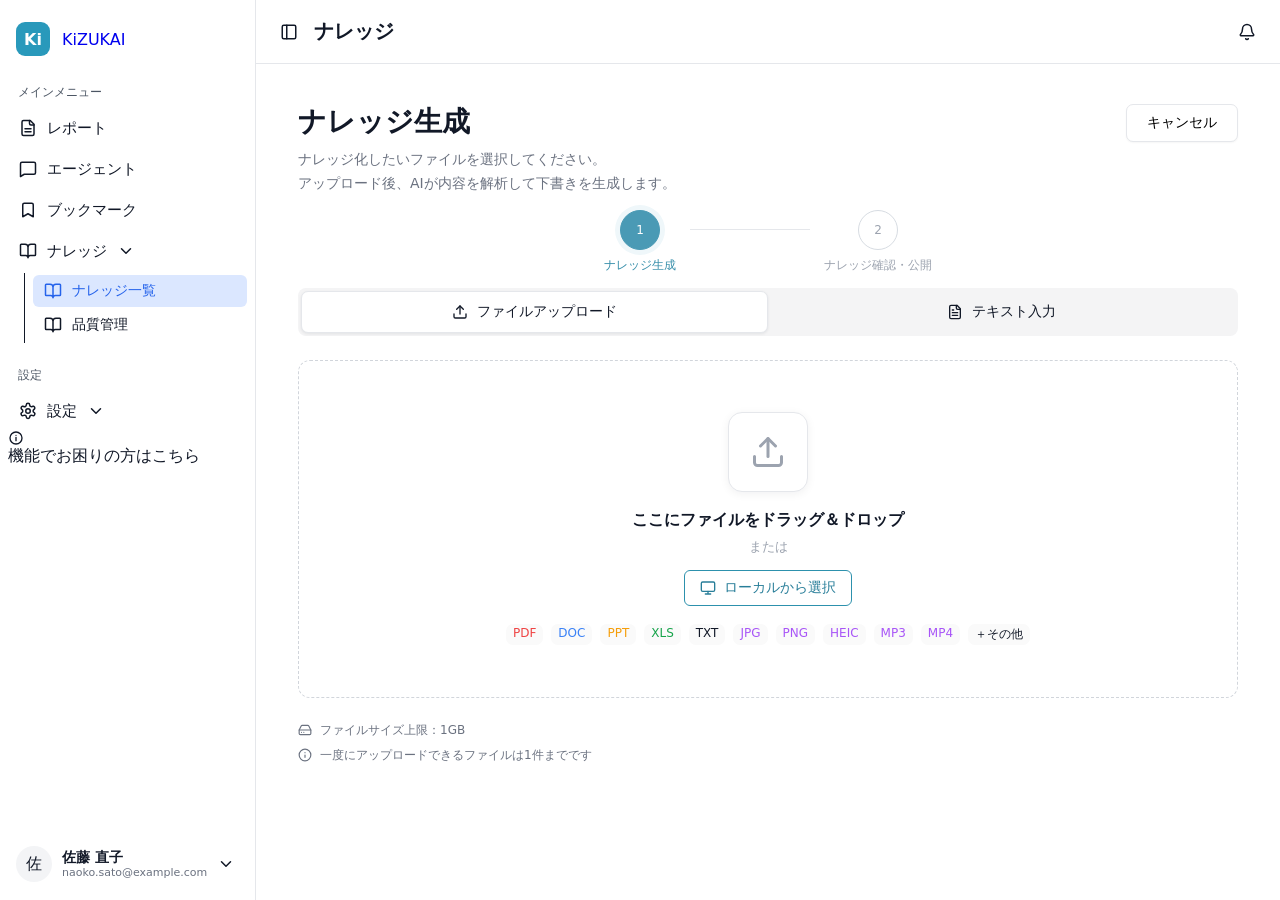
<file: mockups/knowledge-renewal-upload.html>
<!doctype html>
<html lang="ja">
<head>
<meta charset="utf-8">
<meta name="viewport" content="width=device-width, initial-scale=1">
<title>Knowledge Renewal — Upload Mock</title>
<script defer src="./kizukai-navigation.js"></script>
<style>
  :root{--ink:#111827;--muted:#6b7280;--line:#e5e7eb;--blue:#2c9abe;--active:#dbe7ff;--panel:#f8fafc}
  *{box-sizing:border-box}html,body{margin:0;min-width:1280px;width:100%;height:100%;overflow:hidden;font-family:ui-sans-serif,system-ui,-apple-system,BlinkMacSystemFont,"Segoe UI",sans-serif;color:var(--ink);background:#fff}
  body{display:grid;grid-template-columns:256px minmax(0,1fr)}
  svg{display:block;stroke-linecap:round;stroke-linejoin:round}.sprite{display:none}.icon{width:18px;height:18px;flex:0 0 auto;fill:none;stroke:currentColor;stroke-width:2}.icon.sm{width:16px;height:16px}.icon.xs{width:14px;height:14px}.sidebar{height:100vh;border-right:1px solid var(--line);padding:16px 8px 92px;position:relative;background:#fff}.brand{height:46px;display:flex;align-items:center;gap:12px;text-decoration:none;margin:0 8px 22px}.brand-mark{width:34px;height:34px;border-radius:9px;background:#2999bb;color:white;display:grid;place-items:center;font-weight:750}.brand img{width:90px;height:auto}.nav-label{font-size:12px;color:#4b5563;margin:18px 10px 8px}.nav-list{display:grid;gap:3px}.nav-item{height:38px;padding:0 11px;border-radius:6px;display:flex;align-items:center;gap:10px;color:#111827;font-size:15px;text-decoration:none}.nav-item.active{background:var(--active);color:#2563eb}.nav-item .chev{margin-left:auto}.subnav{margin-left:16px;border-left:1px solid #111827;padding:2px 0 2px 8px;display:grid;gap:2px}.subnav .nav-item{height:32px;font-size:14px}.settings{margin-top:24px}.account{position:absolute;left:16px;right:16px;bottom:18px;display:flex;align-items:center;gap:10px}.avatar{width:36px;height:36px;border-radius:50%;background:#f3f4f6;display:grid;place-items:center}.account-copy{line-height:1.3;min-width:0}.account-copy strong{display:block;font-size:14px}.account-copy span{display:block;font-size:11px;color:#6b7280;white-space:nowrap;overflow:hidden;text-overflow:ellipsis}.shell{height:100vh;overflow:hidden;background:#fff}.topbar{height:64px;border-bottom:1px solid var(--line);display:flex;align-items:center;padding:0 24px;gap:16px}.topbar h2{margin:0;font-size:20px;font-weight:700}.topbar .bell{margin-left:auto}.main{padding:40px 42px;min-width:0}.heading-row{display:flex;justify-content:space-between;align-items:flex-start}.heading-row h1{font-size:28px;line-height:1.3;margin:0 0 8px}.heading-row p{font-size:14px;line-height:1.7;color:#6b7280;margin:0}.cancel{border:1px solid var(--line);background:#fff;border-radius:7px;padding:9px 20px;font-size:14px;box-shadow:0 1px 2px rgba(0,0,0,.04)}.steps{height:92px;display:flex;justify-content:center;align-items:center}.step{display:flex;flex-direction:column;align-items:center;gap:7px;color:#9ca3af;font-size:12px}.step-num{width:40px;height:40px;border:1px solid #d7dce2;border-radius:50%;display:grid;place-items:center;background:#fff}.step.active{color:#368eaa}.step.active .step-num{background:#4a9ab5;color:#fff;border-color:#4a9ab5;box-shadow:0 0 0 5px #eff7fa}.connector{width:120px;height:1px;background:#e5e7eb;margin:0 14px 24px}.tabs{display:grid;grid-template-columns:1fr 1fr;border-radius:8px;background:#f4f4f5;padding:3px;margin-bottom:24px}.tab{height:42px;display:flex;align-items:center;justify-content:center;gap:9px;font-size:14px}.tab.active{background:#fff;border:1px solid #e5e7eb;border-radius:7px;box-shadow:0 1px 3px rgba(15,23,42,.08)}.dropzone{height:338px;border:1px dashed #d1d5db;border-radius:12px;display:flex;flex-direction:column;align-items:center;justify-content:center}.upload-icon{width:80px;height:80px;border:1px solid #e5e7eb;border-radius:14px;background:#fff;display:grid;place-items:center;box-shadow:0 2px 10px rgba(15,23,42,.06);margin-bottom:18px}.upload-icon .icon{width:36px;height:36px;color:#9ca3af}.dropzone h3{font-size:16px;margin:0 0 7px}.dropzone .or{color:#9ca3af;font-size:13px;margin-bottom:14px}.select{border:1px solid #2d91ad;color:#287e99;background:#fff;border-radius:6px;padding:8px 15px;font-size:14px;display:flex;align-items:center;gap:8px}.formats{display:flex;gap:8px;margin-top:18px}.formats span{font-size:12px;padding:2px 7px;border-radius:7px;background:#fafafa}.formats span:nth-child(1){color:#ef4444}.formats span:nth-child(2){color:#3b82f6}.formats span:nth-child(3){color:#f59e0b}.formats span:nth-child(4){color:#16a34a}.formats span:nth-child(n+6):nth-child(-n+10){color:#a855f7}.notes{display:grid;gap:8px;color:#6b7280;font-size:12px;margin-top:24px}.note{display:flex;align-items:center;gap:8px}
</style>
</head>
<body>
<svg class="sprite" aria-hidden="true"><symbol id="i-file" viewBox="0 0 24 24"><path d="M15 2H6a2 2 0 0 0-2 2v16a2 2 0 0 0 2 2h12a2 2 0 0 0 2-2V7Z"/><path d="M14 2v4a2 2 0 0 0 2 2h4"/><path d="M10 9H8M16 13H8M16 17H8"/></symbol><symbol id="i-message" viewBox="0 0 24 24"><path d="M22 17a2 2 0 0 1-2 2H6.828a2 2 0 0 0-1.414.586l-2.202 2.202A.71.71 0 0 1 2 21.286V5a2 2 0 0 1 2-2h16a2 2 0 0 1 2 2z"/></symbol><symbol id="i-bookmark" viewBox="0 0 24 24"><path d="m19 21-7-4-7 4V5a2 2 0 0 1 2-2h10a2 2 0 0 1 2 2v16z"/></symbol><symbol id="i-book" viewBox="0 0 24 24"><path d="M12 7v14"/><path d="M3 18a1 1 0 0 1-1-1V4a1 1 0 0 1 1-1h5a4 4 0 0 1 4 4 4 4 0 0 1 4-4h5a1 1 0 0 1 1 1v13a1 1 0 0 1-1 1h-6a3 3 0 0 0-3 3 3 3 0 0 0-3-3z"/></symbol><symbol id="i-settings" viewBox="0 0 24 24"><path d="M9.671 4.136a2.34 2.34 0 0 1 4.659 0 2.34 2.34 0 0 0 3.319 1.915 2.34 2.34 0 0 1 2.33 4.033 2.34 2.34 0 0 0 0 3.831 2.34 2.34 0 0 1-2.33 4.033 2.34 2.34 0 0 0-3.319 1.915 2.34 2.34 0 0 1-4.659 0 2.34 2.34 0 0 0-3.32-1.915 2.34 2.34 0 0 1-2.33-4.033 2.34 2.34 0 0 0 0-3.831A2.34 2.34 0 0 1 6.35 6.051a2.34 2.34 0 0 0 3.319-1.915"/><circle cx="12" cy="12" r="3"/></symbol><symbol id="i-down" viewBox="0 0 24 24"><path d="m6 9 6 6 6-6"/></symbol><symbol id="i-panel" viewBox="0 0 24 24"><rect width="18" height="18" x="3" y="3" rx="2"/><path d="M9 3v18"/></symbol><symbol id="i-bell" viewBox="0 0 24 24"><path d="M10.268 21a2 2 0 0 0 3.464 0"/><path d="M3.262 15.326A1 1 0 0 0 4 17h16a1 1 0 0 0 .74-1.673C19.41 13.956 18 12.499 18 8A6 6 0 0 0 6 8c0 4.499-1.411 5.956-2.738 7.326"/></symbol><symbol id="i-upload" viewBox="0 0 24 24"><path d="M12 3v12"/><path d="m17 8-5-5-5 5"/><path d="M21 15v4a2 2 0 0 1-2 2H5a2 2 0 0 1-2-2v-4"/></symbol><symbol id="i-monitor" viewBox="0 0 24 24"><rect width="20" height="14" x="2" y="3" rx="2"/><path d="M8 21h8M12 17v4"/></symbol><symbol id="i-drive" viewBox="0 0 24 24"><path d="M22 12H2"/><path d="M5.45 5.11 2 12v6a2 2 0 0 0 2 2h16a2 2 0 0 0 2-2v-6l-3.45-6.89A2 2 0 0 0 16.76 4H7.24a2 2 0 0 0-1.79 1.11z"/><path d="M6 16h.01M10 16h.01"/></symbol><symbol id="i-info" viewBox="0 0 24 24"><circle cx="12" cy="12" r="10"/><path d="M12 16v-4M12 8h.01"/></symbol></svg>
<aside class="sidebar">
  <a class="brand" href="#"><span class="brand-mark">Ki</span><img src="https://app.kizukai.com/kizukai-logo.svg" alt="KiZUKAI"></a>
  <div class="nav-label">メインメニュー</div>
  <nav class="nav-list">
    <a class="nav-item" href="#"><svg class="icon"><use href="#i-file"/></svg>レポート</a>
    <a class="nav-item" href="#"><svg class="icon"><use href="#i-message"/></svg>エージェント</a>
    <a class="nav-item" href="#"><svg class="icon"><use href="#i-bookmark"/></svg>ブックマーク</a>
    <div class="nav-item"><svg class="icon"><use href="#i-book"/></svg>ナレッジ<svg class="icon sm chev" style="transform:rotate(180deg)"><use href="#i-down"/></svg></div>
    <div class="subnav"><a class="nav-item active" href="#"><svg class="icon"><use href="#i-book"/></svg>ナレッジ一覧</a><a class="nav-item" href="#"><svg class="icon"><use href="#i-book"/></svg>品質管理</a></div>
  </nav>
  <div class="settings"><div class="nav-label">設定</div><div class="nav-item"><svg class="icon"><use href="#i-settings"/></svg>設定<svg class="icon sm chev"><use href="#i-down"/></svg></div></div>
  <div class="account"><div class="avatar">永</div><div class="account-copy"><strong>永吉 佑介</strong><span>yusuke.nagayoshi@kizukai.com</span></div><svg class="icon sm"><use href="#i-down"/></svg></div>
</aside>
<div class="shell">
  <header class="topbar"><svg class="icon"><use href="#i-panel"/></svg><h2>ナレッジ</h2><svg class="icon bell"><use href="#i-bell"/></svg></header>
  <main class="main">
    <div class="heading-row"><div><h1>ナレッジ生成</h1><p>ナレッジ化したいファイルを選択してください。<br>アップロード後、AIが内容を解析して下書きを生成します。</p></div><button class="cancel">キャンセル</button></div>
    <div class="steps"><div class="step active"><div class="step-num">1</div><span>ナレッジ生成</span></div><div class="connector"></div><div class="step"><div class="step-num">2</div><span>ナレッジ確認・公開</span></div></div>
    <div class="tabs"><div class="tab active"><svg class="icon sm"><use href="#i-upload"/></svg>ファイルアップロード</div><div class="tab"><svg class="icon sm"><use href="#i-file"/></svg>テキスト入力</div></div>
    <section class="dropzone"><div class="upload-icon"><svg class="icon"><use href="#i-upload"/></svg></div><h3>ここにファイルをドラッグ＆ドロップ</h3><div class="or">または</div><button class="select"><svg class="icon sm"><use href="#i-monitor"/></svg>ローカルから選択</button><div class="formats"><span>PDF</span><span>DOC</span><span>PPT</span><span>XLS</span><span>TXT</span><span>JPG</span><span>PNG</span><span>HEIC</span><span>MP3</span><span>MP4</span><span>＋その他</span></div></section>
    <div class="notes"><div class="note"><svg class="icon xs"><use href="#i-drive"/></svg>ファイルサイズ上限：1GB</div><div class="note"><svg class="icon xs"><use href="#i-info"/></svg>一度にアップロードできるファイルは1件までです</div></div>
  </main>
</div>
</body>
</html>
</file>
<file: mockups/intelligence-os-shell.css>
:root{--ink:#17202a;--muted:#637080;--line:#e2e7ec;--blue:#2d77e5;--blue-soft:#e8f0ff;--aqua:#27a5c2;--bg:#f8fafc;--green:#4b9b6c}*{box-sizing:border-box}html,body{width:100%;height:100%;margin:0;background:var(--bg);font-family:-apple-system,BlinkMacSystemFont,"Segoe UI","Noto Sans JP",sans-serif;color:var(--ink);font-size:14px;line-height:1.5}button,input{font:inherit}.ios-app{display:grid;grid-template-columns:248px minmax(0,1fr);width:1280px;height:720px;overflow:hidden;background:#fff}.ios-sidebar{position:relative;padding:16px 9px 90px;background:#fff;border-right:1px solid var(--line)}.ios-brand{display:flex;align-items:center;gap:9px;height:42px;margin:0 7px 21px;font-size:18px;font-weight:800;color:#1992b0;letter-spacing:.03em}.ios-brand-mark{display:grid;place-items:center;width:30px;height:30px;border-radius:7px;background:#24a3bf;color:#fff;font-size:12px}.ios-nav-label{margin:0 8px 9px;color:#788594;font-size:11px}.ios-nav{display:grid;gap:3px}.ios-nav-item{display:flex;align-items:center;gap:9px;min-height:32px;padding:6px 9px;border-radius:6px;color:#344252;font-size:13px}.ios-nav-item.active{background:var(--blue-soft);color:#3779df;font-weight:700}.ios-nav-icon{display:grid;place-items:center;width:17px;height:17px;color:currentColor;font-size:15px;line-height:1}.ios-nav-chevron{margin-left:auto;color:#93a0ad}.ios-settings{margin-top:29px}.ios-user{position:absolute;right:9px;bottom:9px;left:9px;border-top:1px solid var(--line);padding-top:8px}.ios-help{padding:6px 8px;color:#5e6b79;font-size:11px}.ios-account{display:grid;grid-template-columns:31px 1fr auto;gap:8px;align-items:center;padding:7px 8px}.ios-avatar{display:grid;place-items:center;width:30px;height:30px;border-radius:50%;background:#edf1f4;color:#425465;font-size:11px;font-weight:700}.ios-account b,.ios-account span{display:block}.ios-account b{font-size:12px}.ios-account span{overflow:hidden;color:#7a8795;font-size:10px;text-overflow:ellipsis;white-space:nowrap}.ios-workspace{min-width:0;background:#fff}.ios-topbar{display:flex;align-items:center;height:64px;padding:0 24px;border-bottom:1px solid var(--line)}.ios-topbar-title{display:flex;gap:10px;align-items:center;font-size:18px;font-weight:750}.ios-topbar-icon{display:grid;place-items:center;width:18px;height:18px;color:#3c4856;font-size:18px}.ios-bell{margin-left:auto;color:#536170;font-size:18px}.ios-main{height:656px;overflow:hidden;padding:21px 24px}.ios-breadcrumb{margin-bottom:14px;color:#778493;font-size:11px}.ios-heading-row{display:flex;gap:15px;align-items:center;margin-bottom:15px}.ios-heading-row h1{margin:0;font-size:22px;letter-spacing:-.02em}.ios-badge{display:inline-flex;align-items:center;border-radius:4px;padding:3px 7px;background:#e8f7ef;color:#3f9567;font-size:11px;font-weight:700}.ios-actions{display:flex;gap:7px;margin-left:auto}.ios-btn{border:1px solid var(--line);border-radius:6px;padding:7px 10px;background:#fff;color:#445363;font-size:12px}.ios-btn.primary{border-color:#3f4b59;background:#3f4b59;color:#fff}.ios-tabs{display:flex;gap:3px;margin-bottom:14px;border-bottom:1px solid var(--line)}.ios-tab{padding:9px 13px;color:#697686;font-size:12px}.ios-tab.active{border-bottom:2px solid var(--blue);color:#246fdf;font-weight:750}.ios-panel{border:1px solid var(--line);border-radius:7px;background:#fff}.ios-panel-title{display:flex;align-items:center;justify-content:space-between;padding:12px 15px;border-bottom:1px solid var(--line);font-size:13px;font-weight:750}.ios-fields{display:grid;grid-template-columns:repeat(2,minmax(0,1fr));gap:0;border-bottom:1px solid var(--line)}.ios-field{min-height:54px;padding:10px 14px;border-right:1px solid var(--line)}.ios-field:nth-child(even){border-right:0}.ios-field label{display:block;margin-bottom:3px;color:#84909c;font-size:10px}.ios-field b{font-size:12px}.ios-stack{display:grid;gap:12px}.ios-grid-2{display:grid;grid-template-columns:1.12fr .88fr;gap:15px}.ios-note{padding:12px 14px;color:#5f6d7b;font-size:11px}.ios-rows{padding:0 14px}.ios-row{display:flex;align-items:center;min-height:39px;border-bottom:1px solid #eef1f4;font-size:12px}.ios-row:last-child{border-bottom:0}.ios-row span:first-child{width:130px;color:#7b8793}.ios-pill{display:inline-flex;align-items:center;margin-right:4px;padding:3px 7px;border:1px solid #d9e5d2;border-radius:999px;background:#f2f8ed;color:#58753c;font-size:10px}.ios-schedule{display:grid;grid-template-columns:90px 1fr;padding:12px 14px;gap:8px;color:#657384;font-size:12px}.ios-schedule b{color:#25313d}.ios-kpis{display:grid;grid-template-columns:repeat(4,1fr);gap:10px;margin-bottom:13px}.ios-kpi{padding:12px;border:1px solid #dce8eb;border-radius:7px;background:#f8fcfc}.ios-kpi span{display:block;color:#679aa5;font-size:10px;font-weight:700}.ios-kpi b{display:block;margin-top:5px;color:#4a91a1;font-size:21px;letter-spacing:-.03em}.ios-section-title{margin:0 0 8px;font-size:13px}.ios-analysis{padding:14px 16px}.ios-analysis p{margin:0;color:#586777;font-size:11px;line-height:1.72}.ios-analysis ol{margin:8px 0 0;padding-left:18px;color:#526272;font-size:11px;line-height:1.65}.ios-toolbar{display:grid;grid-template-columns:minmax(300px,1fr) auto auto;gap:9px;align-items:center;height:37px;margin-bottom:14px}.ios-search{height:36px;border:1px solid var(--line);border-radius:6px;padding:0 12px;color:#8a96a4;background:#fff}.ios-toolbar .ios-btn{height:36px}.ios-table{border-top:1px solid var(--line)}.ios-tr{display:grid;grid-template-columns:2.5fr .72fr 1.35fr 1fr 1fr .44fr;align-items:center;min-height:39px;border-bottom:1px solid var(--line);font-size:11px}.ios-tr>span{min-width:0;padding:0 9px;overflow:hidden;text-overflow:ellipsis;white-space:nowrap}.ios-th{min-height:35px;background:#fbfcfd;color:#647180;font-size:10px}.ios-status{display:inline-flex;border-radius:4px;padding:3px 6px;background:#eaf8ee;color:#3f9061;font-size:10px;font-weight:700}.ios-tag{display:inline-flex;margin-right:3px;padding:2px 6px;border:1px solid #dae5d3;border-radius:999px;background:#f3f8ee;color:#607946;font-size:9px}.ios-footer{display:flex;align-items:center;padding-top:10px;color:#7d8996;font-size:10px}.ios-pagination{margin-left:auto}.ios-fake-chart{height:115px;margin:9px 0 12px;border-bottom:1px solid #dce4e8;background:linear-gradient(to top,transparent 24%,#edf2f5 25%,transparent 26%,transparent 49%,#edf2f5 50%,transparent 51%,transparent 74%,#edf2f5 75%,transparent 76%);position:relative}.ios-fake-chart:after{content:"";position:absolute;inset:26px 18px 13px;background:linear-gradient(135deg,transparent 0 5%,#44a6ba 5.5% 7%,transparent 7.5% 17%,#44a6ba 17.5% 19%,transparent 19.5% 31%,#44a6ba 31.5% 33%,transparent 33.5% 46%,#44a6ba 46.5% 48%,transparent 48.5% 62%,#44a6ba 62.5% 64%,transparent 64.5% 76%,#44a6ba 76.5% 78%,transparent 78.5%)}
</file>
<file: mockups/knowledge-renewal-access.css>
:root{--ink:#101827;--muted:#667085;--line:#e3e8ef;--blue:#3399b8;--blue-soft:#dce8ff;--panel:#f7f9fb;--green:#4fa86c}
*{box-sizing:border-box}html,body{margin:0;width:100%;height:100%;min-width:1280px;font-family:Inter,ui-sans-serif,-apple-system,BlinkMacSystemFont,"Segoe UI","Noto Sans JP",sans-serif;font-size:14px;font-weight:400;letter-spacing:.005em;color:var(--ink);background:#fff}.sprite{display:none}.icon{width:18px;height:18px;fill:none;stroke:currentColor;stroke-width:2;stroke-linecap:round;stroke-linejoin:round;flex:none}.icon.sm{width:15px;height:15px}.icon.chevron{margin-left:auto}.app{display:grid;grid-template-columns:256px minmax(0,1fr);height:100vh;overflow:hidden}.sidebar{height:100vh;border-right:1px solid var(--line);padding:16px 8px 86px;position:relative;background:#fff}.brand{height:46px;display:flex;align-items:center;gap:12px;text-decoration:none;margin:0 8px 22px}.brand-mark{width:34px;height:34px;border-radius:9px;background:#2999bb;color:#fff;display:grid;place-items:center;font-weight:700}.brand img{width:90px}.nav-label{font-size:12px;font-weight:400;color:#4b5563;margin:18px 10px 8px}.nav-list{display:grid;gap:3px}.nav-item{height:38px;padding:0 11px;border-radius:6px;display:flex;align-items:center;gap:10px;color:#111827;font-size:15px;font-weight:400;text-decoration:none}.nav-item.active{background:var(--blue-soft);color:#2563eb}.subnav{margin-left:16px;border-left:1px solid #111827;padding:2px 0 2px 8px}.subnav .nav-item{height:32px;font-size:14px}.settings{margin-top:24px}.help{position:absolute;left:18px;bottom:76px;font-size:13px;display:flex;gap:8px;align-items:center}.account{position:absolute;left:16px;right:16px;bottom:17px;display:flex;align-items:center;gap:10px}.avatar{width:36px;height:36px;border-radius:50%;background:#f3f4f6;display:grid;place-items:center}.account-copy{line-height:1.3;min-width:0}.account-copy strong{font-size:14px;font-weight:600;display:block}.account-copy span{font-size:11px;color:#6b7280;display:block;max-width:145px;white-space:nowrap;overflow:hidden;text-overflow:ellipsis}.shell{height:100vh;overflow:hidden}.topbar{height:64px;border-bottom:1px solid var(--line);display:flex;align-items:center;padding:0 24px;gap:16px}.topbar h2{margin:0;font-size:20px;font-weight:650}.topbar .bell{margin-left:auto}.main{height:calc(100vh - 64px);overflow:hidden;padding:24px 30px}.page{width:100%;height:100%;max-width:none;margin:0}.button{height:38px;padding:0 15px;border:1px solid var(--line);border-radius:7px;background:#fff;color:var(--ink);font:inherit;font-size:13px;font-weight:400;display:inline-flex;align-items:center;justify-content:center;gap:7px}.button.primary{background:#111827;color:#fff;border-color:#111827}.button.blue{background:var(--blue);color:#fff;border-color:var(--blue)}

/* Knowledge access */
.detail-main{overflow:auto;padding-bottom:140px}.detail-page{width:100%;max-width:none;margin:0}.breadcrumb{display:flex;align-items:center;gap:8px;color:#75808c;font-size:12px;font-weight:400;margin-bottom:14px}.detail-head{position:relative;margin-bottom:14px}.detail-title{display:flex;align-items:center;gap:8px;flex-wrap:wrap}.detail-title h1{font-size:24px;font-weight:650;line-height:1.4;margin:0;max-width:880px}.public{color:var(--green);border:1px solid #a8dfb8;background:#f3fff6;border-radius:6px;padding:4px 10px;font-size:12px;font-weight:500}.head-actions{position:absolute;right:0;top:12px;display:flex;gap:8px}.meta{display:flex;gap:20px;color:#697381;font-size:12px;font-weight:400;margin-top:10px}.tabs{display:flex;gap:4px;margin:14px 0 12px}.tab{padding:8px 12px;border-radius:6px;font-size:13px;font-weight:400;background:#f7f8fa}.tab.active{background:#fff;border:1px solid var(--line);box-shadow:0 2px 6px rgba(15,23,42,.06)}.alert{height:38px;border:1px solid #f0d7a4;background:#fff9ef;color:#b66e26;border-radius:7px;display:flex;align-items:center;gap:8px;padding:0 13px;font-size:13px;font-weight:400;margin-bottom:14px}.detail-stack{display:grid;gap:16px}.card{border:1px solid var(--line);border-radius:10px;background:#fff;padding:20px}.card-head{display:flex;align-items:center;gap:9px;font-size:15px;font-weight:600;margin-bottom:18px}.card-icon{width:27px;height:27px;border-radius:6px;background:#e4f4fa;color:#2c95b5;display:grid;place-items:center}.card-head .actions{margin-left:auto;display:flex;gap:8px}.info-grid{display:grid;grid-template-columns:1fr 1fr;gap:20px 30px}.field-label{font-size:11px;font-weight:400;color:#737d8a;margin-bottom:7px}.value{font-size:14px;font-weight:400}.chips{display:flex;gap:6px;flex-wrap:wrap}.chip{font-size:11px;font-weight:400;border:1px solid var(--line);background:#fff;border-radius:5px;padding:4px 8px}.org-field{grid-column:1/-1}.org-box{border:1px solid #dbe2eb;background:#f9fafb;border-radius:7px;padding:12px}.org-box strong{display:block;font-size:13px;font-weight:500}.org-box span{font-size:11px;font-weight:400;color:var(--muted)}.summary-copy,.content-copy{margin:0;font-size:14px;font-weight:400;line-height:1.8;color:#303844}.content-copy h3{font-size:16px;font-weight:600;margin:0 0 14px}.content-copy h4{font-size:13px;font-weight:600;margin:14px 0 4px}.content-copy p,.content-copy ul{margin:0}.content-copy ul{padding-left:20px}.source-line{display:flex;align-items:center;gap:10px;margin-bottom:14px}.file-tile{width:38px;height:38px;border-radius:7px;background:#f1f4f8;color:#667085;display:grid;place-items:center}.source-line strong{display:block;font-size:13px;font-weight:500}.source-line small{display:block;color:var(--muted);font-size:11px;font-weight:400;margin-top:2px}.flyer-preview{width:440px;height:230px;margin:0 auto;border:1px solid #ead3a6;background:linear-gradient(145deg,#fff7d9,#ffe1b0);padding:18px;color:#8a351d;box-shadow:0 5px 16px rgba(79,53,24,.08)}.flyer-preview>div:first-child{display:flex;justify-content:space-between;align-items:center;border-bottom:2px solid #d35b31;padding-bottom:10px}.flyer-preview b{font-size:25px;font-weight:650}.flyer-preview span{font-size:12px;font-weight:600}.flyer-grid{display:grid;grid-template-columns:repeat(3,1fr);gap:8px;margin-top:14px}.flyer-grid i{height:62px;background:#fff9e8;border:1px solid #e3b46c;display:grid;place-items:center;font-style:normal;font-size:12px;font-weight:600}.open-file{display:block;text-align:right;color:#328eaa;font-size:12px;font-weight:400;margin-top:10px}.publish-card{padding-bottom:18px}.publish-card.full{margin-bottom:96px}.publish-row{height:48px;border:1px solid var(--line);border-radius:8px;padding:0 14px;display:flex;align-items:center;gap:10px;margin-bottom:12px}.publish-row strong{font-weight:500}.switch{width:34px;height:20px;border-radius:999px;background:#d0d5dd;position:relative}.switch:after{content:"";position:absolute;left:3px;top:3px;width:14px;height:14px;border-radius:50%;background:#fff;box-shadow:0 1px 2px rgba(0,0,0,.25)}.scope-tools{display:grid;grid-template-columns:1fr 132px;gap:10px;margin-bottom:10px}.search,.select{height:36px;border:1px solid var(--line);border-radius:7px;display:flex;align-items:center;gap:8px;padding:0 11px;color:#747e8c;font-size:12px;font-weight:400}.scope-list{border:1px solid var(--line);border-radius:8px;overflow:hidden;max-height:240px}.scope-item{min-height:48px;border-bottom:1px solid var(--line);padding:9px 12px;display:grid;grid-template-columns:20px 1fr auto;align-items:center;gap:9px}.scope-item:last-child{border-bottom:0}.scope-item input{accent-color:#2563eb}.scope-item strong{display:block;font-size:13px;font-weight:500}.scope-item small{display:block;color:var(--muted);font-size:11px;font-weight:400;margin-top:2px}.scope-item .pill{background:#eef4ff;color:#3568c7;border-radius:999px;padding:3px 8px;font-size:10px;font-weight:400}

/* Groups */
.group-page{display:flex;flex-direction:column}.group-toolbar{display:grid;grid-template-columns:minmax(0,1fr) 144px 154px;gap:10px;margin:0 0 18px}.group-search,.group-filter{height:40px;border:1px solid var(--line);border-radius:7px;display:flex;align-items:center;gap:8px;padding:0 13px;color:#7a8491;font-size:13px}.group-filter{color:#1f2937}.group-table{border-top:1px solid var(--line)}.group-row{display:grid;grid-template-columns:minmax(250px,1.05fr) minmax(330px,1.55fr) 120px 130px 135px 112px;min-height:58px;border-bottom:1px solid var(--line);align-items:center;font-size:13px}.group-row.head{min-height:46px;color:#343b46;font-weight:600}.group-row>div{padding:0 10px}.group-name{display:flex;gap:9px;align-items:center}.group-name .round-icon{width:29px;height:29px;border-radius:50%;background:#eef4ff;color:#4774d6;display:grid;place-items:center}.group-row .count{display:inline-flex;background:#f1f4f7;border-radius:6px;min-width:30px;padding:4px 8px;justify-content:center}.row-actions{display:flex;justify-content:flex-end;gap:14px}.table-pagination{margin-top:auto;padding-top:18px;display:flex;align-items:center;color:#687180;font-size:12px}.table-pagination .right{margin-left:auto;display:flex;align-items:center;gap:10px}.pager{width:36px;height:36px;border:1px solid var(--line);border-radius:7px;display:grid;place-items:center}.pager.current{background:#3267d9;color:#fff;border-color:#3267d9}.fake-select{height:36px;min-width:78px;border:1px solid var(--line);border-radius:7px;display:flex;align-items:center;justify-content:space-between;padding:0 10px}
@media(max-width:1380px){.app{grid-template-columns:232px minmax(0,1fr)}.main{padding:22px 24px}.group-row{grid-template-columns:minmax(220px,1fr) minmax(250px,1.3fr) 96px 110px 115px 96px}}
</file>
<file: mockups/knowledge-renewal-comments.css>
:root{--ink:#111827;--muted:#6b7280;--line:#e5e7eb;--blue:#2999bb;--blue-soft:#dbe7ff;--green:#4ea974;--green-soft:#effbf4;--surface:#fff}
*{box-sizing:border-box}html,body{margin:0;width:100%;height:100%;min-width:1280px;font-family:ui-sans-serif,system-ui,-apple-system,BlinkMacSystemFont,"Segoe UI","Noto Sans JP",sans-serif;color:var(--ink);background:#fff}.sprite{display:none}.icon{width:18px;height:18px;fill:none;stroke:currentColor;stroke-width:1.9;stroke-linecap:round;stroke-linejoin:round;flex:none}.icon.sm{width:15px;height:15px}.icon.chevron{margin-left:auto}.icon.open{transform:rotate(180deg)}
.app{display:grid;grid-template-columns:256px minmax(0,1fr);height:100vh;overflow:hidden}.sidebar{height:100vh;border-right:1px solid var(--line);padding:16px 8px 86px;position:relative;background:#fff}.brand{height:46px;display:flex;align-items:center;gap:12px;text-decoration:none;margin:0 8px 22px}.brand-mark{width:34px;height:34px;border-radius:9px;background:#2999bb;color:#fff;display:grid;place-items:center;font-weight:750}.wordmark{font-size:21px;letter-spacing:.08em;color:#2496b7;font-weight:750}.nav-label{font-size:12px;color:#4b5563;margin:18px 10px 8px}.nav-list{display:grid;gap:3px}.nav-item{height:38px;padding:0 11px;border-radius:6px;display:flex;align-items:center;gap:10px;color:#111827;font-size:15px;text-decoration:none}.nav-item.active{background:var(--blue-soft);color:#2563eb}.subnav{margin-left:16px;border-left:1px solid #111827;padding:2px 0 2px 8px}.subnav .nav-item{height:32px;font-size:14px}.settings{margin-top:24px}.help{position:absolute;left:18px;bottom:76px;font-size:13px;display:flex;gap:8px;align-items:center}.account{position:absolute;left:16px;right:16px;bottom:17px;display:flex;align-items:center;gap:10px}.avatar{width:36px;height:36px;border-radius:50%;background:#f3f4f6;display:grid;place-items:center}.account-copy{line-height:1.3;min-width:0}.account-copy strong{font-size:14px;display:block}.account-copy span{font-size:11px;color:#6b7280;display:block;max-width:145px;white-space:nowrap;overflow:hidden;text-overflow:ellipsis}
.shell{height:100vh;overflow:hidden}.topbar{height:64px;border-bottom:1px solid var(--line);display:flex;align-items:center;padding:0 24px;gap:16px}.topbar h2{margin:0;font-size:20px}.topbar .bell{margin-left:auto}.main{height:calc(100vh - 64px);overflow:auto;padding:28px 34px 46px}.breadcrumb{display:flex;align-items:center;gap:8px;color:#77808c;font-size:12px;margin-bottom:12px}.breadcrumb strong{color:#4b5563}.detail-header{position:relative}.title-row{display:flex;align-items:center;gap:10px}.title-row h1{margin:0;font-size:24px;line-height:1.35}.icon-button{width:34px;height:34px;display:grid;place-items:center;border:1px solid var(--line);border-radius:8px;background:#fff}.title-row .icon-button{border:0;color:#718096}.public{border:1px solid #b9e3c7;background:var(--green-soft);color:var(--green);padding:4px 10px;border-radius:6px;font-size:12px}.header-actions{position:absolute;right:0;top:0;display:flex;gap:10px}.header-actions button{height:36px;border:1px solid var(--line);border-radius:8px;background:#fff;display:flex;align-items:center;gap:6px;padding:0 12px}.header-actions .danger{color:#d56a6a}.meta{display:flex;gap:22px;color:#77808c;font-size:12px;margin-top:13px}.helpful{position:absolute;right:0;top:46px;display:flex;align-items:center;gap:8px;color:#77808c;font-size:11px}.helpful button{height:32px;min-width:48px;border:1px solid var(--line);border-radius:18px;background:#fff;display:flex;align-items:center;justify-content:center;gap:5px;color:#697483}.helpful .down-thumb .icon{transform:rotate(180deg)}
.tabs{display:flex;gap:4px;margin-top:22px}.tabs button{height:36px;border:0;border-radius:6px;background:#f5f6f8;padding:0 14px;font-size:13px}.tabs button.active{background:#fff;border:1px solid #d6dbe3;box-shadow:0 2px 7px rgba(17,24,39,.1)}
.notice{height:40px;margin-top:12px;padding:0 13px;border:1px solid #ecd9b4;border-radius:6px;background:#fffaf0;color:#bc7332;display:flex;align-items:center;gap:8px;font-size:12px}.notice b{font-weight:500;color:#92653b}
.comments-panel{display:grid;grid-template-columns:minmax(0,1fr) 390px;min-height:380px;height:calc(100vh - 340px);margin:12px 0 28px}.conversation{min-width:0;padding-right:12px;display:flex;flex-direction:column;min-height:0}.comments-heading{display:flex;align-items:center;gap:8px;margin:0 0 12px}.comments-icon{width:26px;height:26px;border-radius:5px;background:#4aa1bd;color:#fff;display:grid;place-items:center}.comments-icon .icon{width:15px;height:15px}.comments-heading h2{font-size:16px;margin:0}.comments-heading b{font-size:12px;color:#818a95;background:#f4f5f7;padding:3px 7px;border-radius:12px}
.comment-list{background:#fff;min-height:0;overflow-y:auto;padding-right:4px}.comment{display:grid;grid-template-columns:38px minmax(0,1fr);gap:11px;padding:4px 8px 16px;border-left:2px solid transparent}.comment+.comment{padding-top:13px;border-top:1px solid #f0f2f4}.comment.selected{border-left-color:#4aa1bd;background:#fbfdfe}.comment-avatar{width:34px;height:34px;border-radius:50%;display:grid;place-items:center;font-size:12px;font-weight:700}.comment-avatar.blue{background:#e5f4fa;color:#267d9a}.comment-avatar.green{background:#e9f7ee;color:#38805a}.comment-avatar.amber{background:#fff1d9;color:#a56a1d}.comment-avatar.purple{background:#f1eafb;color:#7952a5}.comment-body{min-width:0}.comment-body header{display:flex;align-items:center;gap:8px;min-height:24px}.comment-body header strong{font-size:13px}.comment-body header time{font-size:10px;color:#9097a1}.more{width:26px;height:26px;margin-left:auto;border:0;background:transparent;display:grid;place-items:center;color:#111827}.more .icon{width:15px;height:15px;stroke-width:2.4}.comment-body p{font-size:12px;line-height:1.6;color:#313945;margin:4px 0 6px}.comment-actions{display:flex;gap:12px}.comment-actions button{border:0;background:transparent;padding:0;color:#688594;font-size:10px;display:flex;align-items:center;gap:4px}.comment-actions .icon{width:12px;height:12px}
.composer{border:1px solid var(--line);border-radius:5px;padding:10px;background:#fff}.conversation-composer{margin-top:auto}.composer textarea{width:100%;height:40px;resize:none;border:1px solid var(--line);border-radius:5px;padding:9px 10px;font:12px/1.5 inherit;outline:none}.composer-footer{display:flex;align-items:center;gap:8px;margin-top:7px}.composer-footer button{height:32px;border:1px solid var(--line);border-radius:5px;background:#fff;padding:0 11px;font-size:11px}.composer-footer .attach{display:flex;align-items:center;gap:7px}.composer-footer span{font-size:10px;color:#858e99}.composer-footer small{margin-left:auto;color:#7f8792;line-height:1.25}.composer-footer .send{background:#9bb4eb;color:#fff;border:0}.composer-footer .send:disabled{opacity:.8}.composer-footer .cancel{margin-left:2px;border:0}
.thread-panel{border-left:1px solid var(--line);display:flex;flex-direction:column;min-width:0;min-height:0;background:#fff}.thread-title{height:46px;padding:0 14px;border-bottom:1px solid var(--line);display:flex;align-items:center;flex:none}.thread-title h3{font-size:15px;margin:0}.thread-title button{margin-left:auto;border:0;background:transparent;width:28px;height:28px;display:grid;place-items:center}.thread-stream{flex:1;min-height:0;overflow-y:auto}.thread-comment{display:grid;grid-template-columns:34px minmax(0,1fr);gap:9px;padding:12px 14px}.thread-comment.root{background:#fbfcfd;border-left:2px solid #4aa1bd;margin:12px 14px 0;padding:12px}.thread-comment .comment-avatar{width:30px;height:30px}.thread-comment .comment-body p{font-size:11px}.thread-divider{display:flex;align-items:center;gap:10px;margin:9px 14px 0;color:#8a929b;font-size:10px}.thread-divider:before,.thread-divider:after{content:"";height:1px;background:var(--line);flex:1}.reply-composer{margin:8px 14px 0;flex:none}.reply-composer textarea{height:42px}
@media(max-width:1400px){.app{grid-template-columns:238px minmax(0,1fr)}.main{padding:24px 28px 28px}.title-row h1{font-size:22px}.meta{gap:15px}.comments-panel{grid-template-columns:minmax(0,1fr) 360px}}
</file>
<file: mockups/knowledge-renewal-discovery.css>
:root{--ink:#111827;--muted:#6b7280;--line:#e5e7eb;--blue:#48a7c1;--blue-strong:#2798b9;--blue-soft:#dbe7ff;--tag:#4c9bad;--green:#4eaa75;--green-soft:#e7faef;--bg:#fff}
*{box-sizing:border-box}html,body{margin:0;width:100%;height:100%;min-width:1280px;font-family:ui-sans-serif,system-ui,-apple-system,BlinkMacSystemFont,"Segoe UI","Noto Sans JP",sans-serif;color:var(--ink);background:#fff}.sprite{display:none}.icon{width:18px;height:18px;fill:none;stroke:currentColor;stroke-width:1.9;stroke-linecap:round;stroke-linejoin:round;flex:none}.icon.sm{width:15px;height:15px}.icon.xs{width:12px;height:12px}.icon.chevron{margin-left:auto}.icon.open{transform:rotate(180deg)}
.app{display:grid;grid-template-columns:256px minmax(0,1fr);height:100vh;overflow:hidden}.sidebar{height:100vh;border-right:1px solid var(--line);padding:16px 8px 86px;position:relative;background:#fff}.brand{height:46px;display:flex;align-items:center;gap:12px;text-decoration:none;margin:0 8px 22px}.brand-mark{width:34px;height:34px;border-radius:9px;background:#2999bb;color:#fff;display:grid;place-items:center;font-weight:750}.wordmark{font-size:21px;letter-spacing:.08em;color:#2496b7;font-weight:750}.nav-label{font-size:12px;color:#4b5563;margin:18px 10px 8px}.nav-list{display:grid;gap:3px}.nav-item{height:38px;padding:0 11px;border-radius:6px;display:flex;align-items:center;gap:10px;color:#111827;font-size:15px;text-decoration:none}.nav-item.active{background:var(--blue-soft);color:#2563eb}.subnav{margin-left:16px;border-left:1px solid #111827;padding:2px 0 2px 8px}.subnav .nav-item{height:32px;font-size:14px}.settings{margin-top:24px}.help{position:absolute;left:18px;bottom:76px;font-size:13px;display:flex;gap:8px;align-items:center}.account{position:absolute;left:16px;right:16px;bottom:17px;display:flex;align-items:center;gap:10px}.avatar{width:36px;height:36px;border-radius:50%;background:#f3f4f6;display:grid;place-items:center}.account-copy{line-height:1.3;min-width:0}.account-copy strong{font-size:14px;display:block}.account-copy span{font-size:11px;color:#6b7280;display:block;max-width:145px;white-space:nowrap;overflow:hidden;text-overflow:ellipsis}
.shell{height:100vh;overflow:hidden}.topbar{height:64px;border-bottom:1px solid var(--line);display:flex;align-items:center;padding:0 24px;gap:16px}.topbar h2{margin:0;font-size:20px}.topbar .bell{margin-left:auto}.main{height:calc(100vh - 64px);overflow:auto;padding:20px 32px 48px}.search-hero{border-radius:12px;padding:28px 32px 30px;background:linear-gradient(112deg,#4da7bf 0%,#66bfd4 100%);color:#fff;box-shadow:inset 0 1px rgba(255,255,255,.15)}.search-hero p{font-size:14px;font-weight:700;margin:0 0 18px}.hero-row{display:flex;align-items:center;gap:18px}.hero-search{height:50px;flex:1;display:flex;align-items:center;gap:13px;padding:0 18px;border-radius:28px;background:#fff;color:#a1a6ae;box-shadow:0 8px 20px rgba(15,79,96,.14)}.create{height:38px;display:inline-flex;align-items:center;gap:7px;border:0;border-radius:7px;background:#fff;color:#3186a2;padding:0 16px;font-weight:600;box-shadow:0 4px 12px rgba(15,79,96,.12)}.create .icon{width:15px;height:15px}
.content-grid{display:grid;grid-template-columns:minmax(0,1.5fr) minmax(320px,.92fr);gap:24px;margin-top:28px}.feed-toolbar{display:flex;align-items:center;gap:14px;margin-bottom:14px}.tabs{display:flex;border:1px solid var(--line);border-radius:7px;overflow:hidden;background:#f8f9fa}.tab{height:38px;border:0;background:transparent;padding:0 14px;font-size:13px}.tab.active{background:#fff;box-shadow:0 2px 6px rgba(15,23,42,.08)}.type-select{height:38px;min-width:160px;display:flex;align-items:center;gap:10px;padding:0 12px;border:1px solid var(--line);border-radius:7px;background:#fff;font-size:13px}.all-link{font-size:12px;color:#646d79;margin-left:auto;white-space:nowrap}.knowledge-card{border:1px solid var(--line);border-radius:10px;padding:17px 18px 14px;margin-bottom:14px;background:#fff}.card-top{display:flex;align-items:center;justify-content:space-between}.type{display:inline-flex;padding:3px 8px;border-radius:5px;background:#eff8fa;color:#5c9baa;font-size:11px}.status{display:inline-flex;padding:3px 8px;border-radius:5px;background:var(--green-soft);color:var(--green);font-size:11px}.knowledge-card h3{font-size:15px;margin:7px 0 8px}.tags{display:flex;gap:8px;flex-wrap:wrap;color:#65a5b3;font-size:11px}.knowledge-card p{margin:10px 0 12px;color:#596271;font-size:12px;line-height:1.65;display:-webkit-box;-webkit-line-clamp:2;-webkit-box-orient:vertical;overflow:hidden}.knowledge-card footer{display:flex;gap:16px;color:#7b8490;font-size:11px}.knowledge-card footer span{display:flex;gap:5px;align-items:center}
.discovery-column{padding-top:4px}.section-head{height:38px;display:flex;align-items:center;justify-content:space-between}.section-head h3{display:flex;align-items:center;gap:7px;margin:0;font-size:17px}.section-head a{font-size:11px;color:#838b95}.flame{font-size:18px}.ranking-list{border:1px solid var(--line);border-radius:10px;overflow:hidden;background:#fff}.ranking-list a{height:57px;display:flex;align-items:center;gap:12px;border-bottom:1px solid var(--line);padding:0 15px}.ranking-list a:last-child{border-bottom:0}.ranking-list p{font-size:12px;white-space:nowrap;overflow:hidden;text-overflow:ellipsis;margin:0}.rank{width:28px;height:28px;border-radius:8px;display:grid;place-items:center;color:#fff;font-size:12px;font-weight:700;flex:none}.rank.gold{background:#f8c316}.rank.silver{background:#9ea5b6}.rank.bronze{background:#db8600}.rank.neutral{background:#f3f4f6;color:#8f96a2}.review-section{margin-top:16px}.sparkle{color:#3fa1bb}.review-list{display:grid;gap:9px}.review-card{min-height:76px;border:1px solid var(--line);border-radius:10px;display:flex;align-items:center;gap:12px;padding:12px 14px;background:#fff}.file-badge{width:36px;height:36px;border-radius:7px;background:#f3f6f8;display:grid;place-items:center;color:#66717e}.file-badge.sheet{background:#edf9f2;color:#4a9c6a}.file-badge.doc{background:#eef4ff;color:#4d76b8}.review-copy{min-width:0;display:grid;gap:2px}.review-copy strong{font-size:12px;white-space:nowrap;overflow:hidden;text-overflow:ellipsis}.review-copy span{font-size:10px;color:#7d8793}.review-copy a{font-size:10px;color:#45a0b8;margin-top:3px}.waiting{margin-left:auto;border-radius:12px;background:#fff4cd;color:#d49d2c;padding:4px 9px;font-size:10px;white-space:nowrap}
@media(max-width:1400px){.app{grid-template-columns:238px minmax(0,1fr)}.main{padding:16px 24px 22px}.search-hero{padding:24px 28px}.content-grid{gap:18px;margin-top:22px}.knowledge-card{padding:14px 16px 12px}.ranking-list a{height:53px}.feed-toolbar{gap:9px}.type-select{min-width:145px}.all-link{font-size:11px}}
</file>
<file: mockups/knowledge-renewal-quality.css>
:root{--ink:#111827;--muted:#687180;--line:#e4e8ed;--blue:#3599b8;--blue-soft:#dbe7ff;--orange:#f29b38;--orange-soft:#fffaf2;--green:#4ca66d;--bg:#fff}
*{box-sizing:border-box}html,body{margin:0;width:100%;height:100%;min-width:1280px;font-family:ui-sans-serif,system-ui,-apple-system,BlinkMacSystemFont,"Segoe UI","Noto Sans JP",sans-serif;color:var(--ink);background:#fff}.sprite{display:none}.icon{width:18px;height:18px;fill:none;stroke:currentColor;stroke-width:2;stroke-linecap:round;stroke-linejoin:round;flex:none}.icon.sm{width:15px;height:15px}.icon.chevron{margin-left:auto}.app{display:grid;grid-template-columns:256px minmax(0,1fr);height:100vh;overflow:hidden}.sidebar{height:100vh;border-right:1px solid var(--line);padding:16px 8px 86px;position:relative;background:#fff}.brand{height:46px;display:flex;align-items:center;gap:12px;text-decoration:none;margin:0 8px 22px}.brand-mark{width:34px;height:34px;border-radius:9px;background:#2999bb;color:#fff;display:grid;place-items:center;font-weight:750}.brand img{width:90px}.nav-label{font-size:12px;color:#4b5563;margin:18px 10px 8px}.nav-list{display:grid;gap:3px}.nav-item{height:38px;padding:0 11px;border-radius:6px;display:flex;align-items:center;gap:10px;color:#111827;font-size:15px;text-decoration:none}.nav-item.active{background:var(--blue-soft);color:#2563eb}.subnav{margin-left:16px;border-left:1px solid #111827;padding:2px 0 2px 8px}.subnav .nav-item{height:32px;font-size:14px}.settings{margin-top:24px}.help{position:absolute;left:18px;bottom:76px;font-size:13px;display:flex;gap:8px;align-items:center}.account{position:absolute;left:16px;right:16px;bottom:17px;display:flex;align-items:center;gap:10px}.avatar{width:36px;height:36px;border-radius:50%;background:#f3f4f6;display:grid;place-items:center}.account-copy{line-height:1.3;min-width:0}.account-copy strong{font-size:14px;display:block}.account-copy span{font-size:11px;color:#6b7280;display:block;max-width:145px;white-space:nowrap;overflow:hidden;text-overflow:ellipsis}.shell{height:100vh;overflow:hidden}.topbar{height:64px;border-bottom:1px solid var(--line);display:flex;align-items:center;padding:0 24px;gap:16px}.topbar h2{margin:0;font-size:20px}.topbar .bell{margin-left:auto}.main{height:calc(100vh - 64px);overflow:hidden;padding:40px}.page{max-width:1120px;margin:0 auto}.metrics{display:grid;grid-template-columns:1fr 1fr;gap:16px;margin-bottom:26px}.metric{height:106px;border:1px solid var(--line);border-radius:10px;padding:20px;background:#fff}.metric.warning{border-color:#f4e6ce;background:linear-gradient(120deg,#fff 0%,var(--orange-soft) 100%)}.metric-label{display:flex;align-items:center;gap:7px;color:#606a78;font-size:12px}.metric.warning .metric-label,.metric.warning .metric-value{color:var(--orange)}.metric-value{font-size:30px;line-height:1;margin-top:13px}.metric-value span{font-size:14px;margin-left:4px;color:var(--ink)}.page-title{font-size:24px;line-height:1.3;margin:0 0 4px}.page-lead{margin:0 0 20px;color:var(--muted);font-size:13px}.toolbar{display:grid;grid-template-columns:minmax(0,1fr) 176px;gap:12px;margin-bottom:18px}.search,.select{height:38px;border:1px solid var(--line);border-radius:7px;background:#fff;display:flex;align-items:center;gap:9px;padding:0 13px;color:#737d8a;font-size:13px}.select{color:#252b33}.table{border-top:1px solid var(--line)}.tr{display:grid;grid-template-columns:minmax(370px,1fr) 110px 210px 120px 104px;min-height:52px;border-bottom:1px solid var(--line);align-items:center;font-size:13px}.tr.head{min-height:44px;color:#333a44;font-weight:600}.tr>div{padding:0 8px}.type{display:inline-flex;border:1px solid #8eb8c4;color:#468ca0;border-radius:6px;padding:3px 10px;font-size:12px;background:#fbfeff}.missing{color:#737d8a}.date{white-space:nowrap}.update{justify-self:end;height:34px;padding:0 15px;border-radius:6px;background:var(--blue);color:#fff;display:inline-flex;align-items:center;text-decoration:none}.table-foot{font-size:12px;color:#737d8a;padding:12px 8px}.breadcrumb{display:flex;align-items:center;gap:8px;color:#75808c;font-size:12px;margin-bottom:12px}.detail-head{position:relative;margin-bottom:15px}.detail-title{display:flex;align-items:center;gap:8px;flex-wrap:wrap}.detail-title h1{font-size:24px;line-height:1.35;margin:0}.public{color:var(--green);border:1px solid #a8dfb8;background:#f3fff6;border-radius:6px;padding:4px 10px;font-size:12px}.head-actions{position:absolute;right:0;top:21px;display:flex;align-items:center;gap:10px}.ghost{height:34px;border:1px solid var(--line);border-radius:7px;background:#fff;display:inline-flex;align-items:center;gap:7px;padding:0 12px}.ghost.delete{color:#d76464}.meta{display:flex;gap:20px;color:#697381;font-size:12px;margin-top:10px}.tabs{display:flex;gap:4px;margin-bottom:12px}.tab{padding:8px 12px;border-radius:6px;font-size:13px;background:#f7f8fa}.tab.active{background:#fff;border:1px solid var(--line);box-shadow:0 2px 6px rgba(15,23,42,.06)}.alert{height:38px;border:1px solid #f0d7a4;background:#fff9ef;color:#b66e26;border-radius:7px;display:flex;align-items:center;gap:8px;padding:0 13px;font-size:13px;margin-bottom:14px}.detail-scroll{height:calc(100vh - 64px);overflow:auto;padding:28px 40px 60px}.detail-scroll .page{max-width:1120px}.card{border:1px solid var(--line);border-radius:10px;background:#fff;padding:20px;margin-bottom:16px}.card-head{display:flex;align-items:center;gap:9px;font-size:15px;font-weight:700;margin-bottom:18px}.card-icon{width:26px;height:26px;border-radius:6px;background:#e4f4fa;color:#2c95b5;display:grid;place-items:center}.edit{margin-left:auto;height:34px;border:1px solid var(--line);border-radius:7px;background:#fff;padding:0 13px;display:flex;gap:6px;align-items:center}.info-grid{display:grid;grid-template-columns:1fr 1fr;gap:22px 35px}.field-label{font-size:11px;color:#737d8a;margin-bottom:7px}.value{font-size:14px}.chips{display:flex;gap:6px;flex-wrap:wrap}.chip{font-size:11px;border:1px solid var(--line);background:#fff;border-radius:5px;padding:4px 8px}.chip.type-chip{border-color:#8eb8c4;color:#468ca0}.org-missing{grid-column:1/-1;border:1px solid #f1cf91;background:#fffdf8;border-radius:7px;padding:11px 12px}.org-missing .value{color:#979da6}.items{grid-column:1/-1}.summary-text,.content-text{font-size:13px;line-height:1.75;color:#303844}.content-text h3{margin:14px 0 5px;font-size:15px}.content-text ul{margin:4px 0 10px;padding-left:20px}.source-row{display:flex;align-items:center;gap:10px}.source-thumb{width:46px;height:46px;border-radius:6px;background:#f2f4f7;display:grid;place-items:center;color:#657080}.source-name{font-size:13px;font-weight:600}.source-sub{font-size:11px;color:#75808c;margin-top:3px}
.main>.page{width:100%;max-width:none;margin:0}
@media(max-width:1350px){.app{grid-template-columns:232px minmax(0,1fr)}.main{padding:28px}.detail-scroll{padding:24px 28px}.page{max-width:1000px}.tr{grid-template-columns:minmax(330px,1fr) 94px 180px 112px 100px}}
</file>
